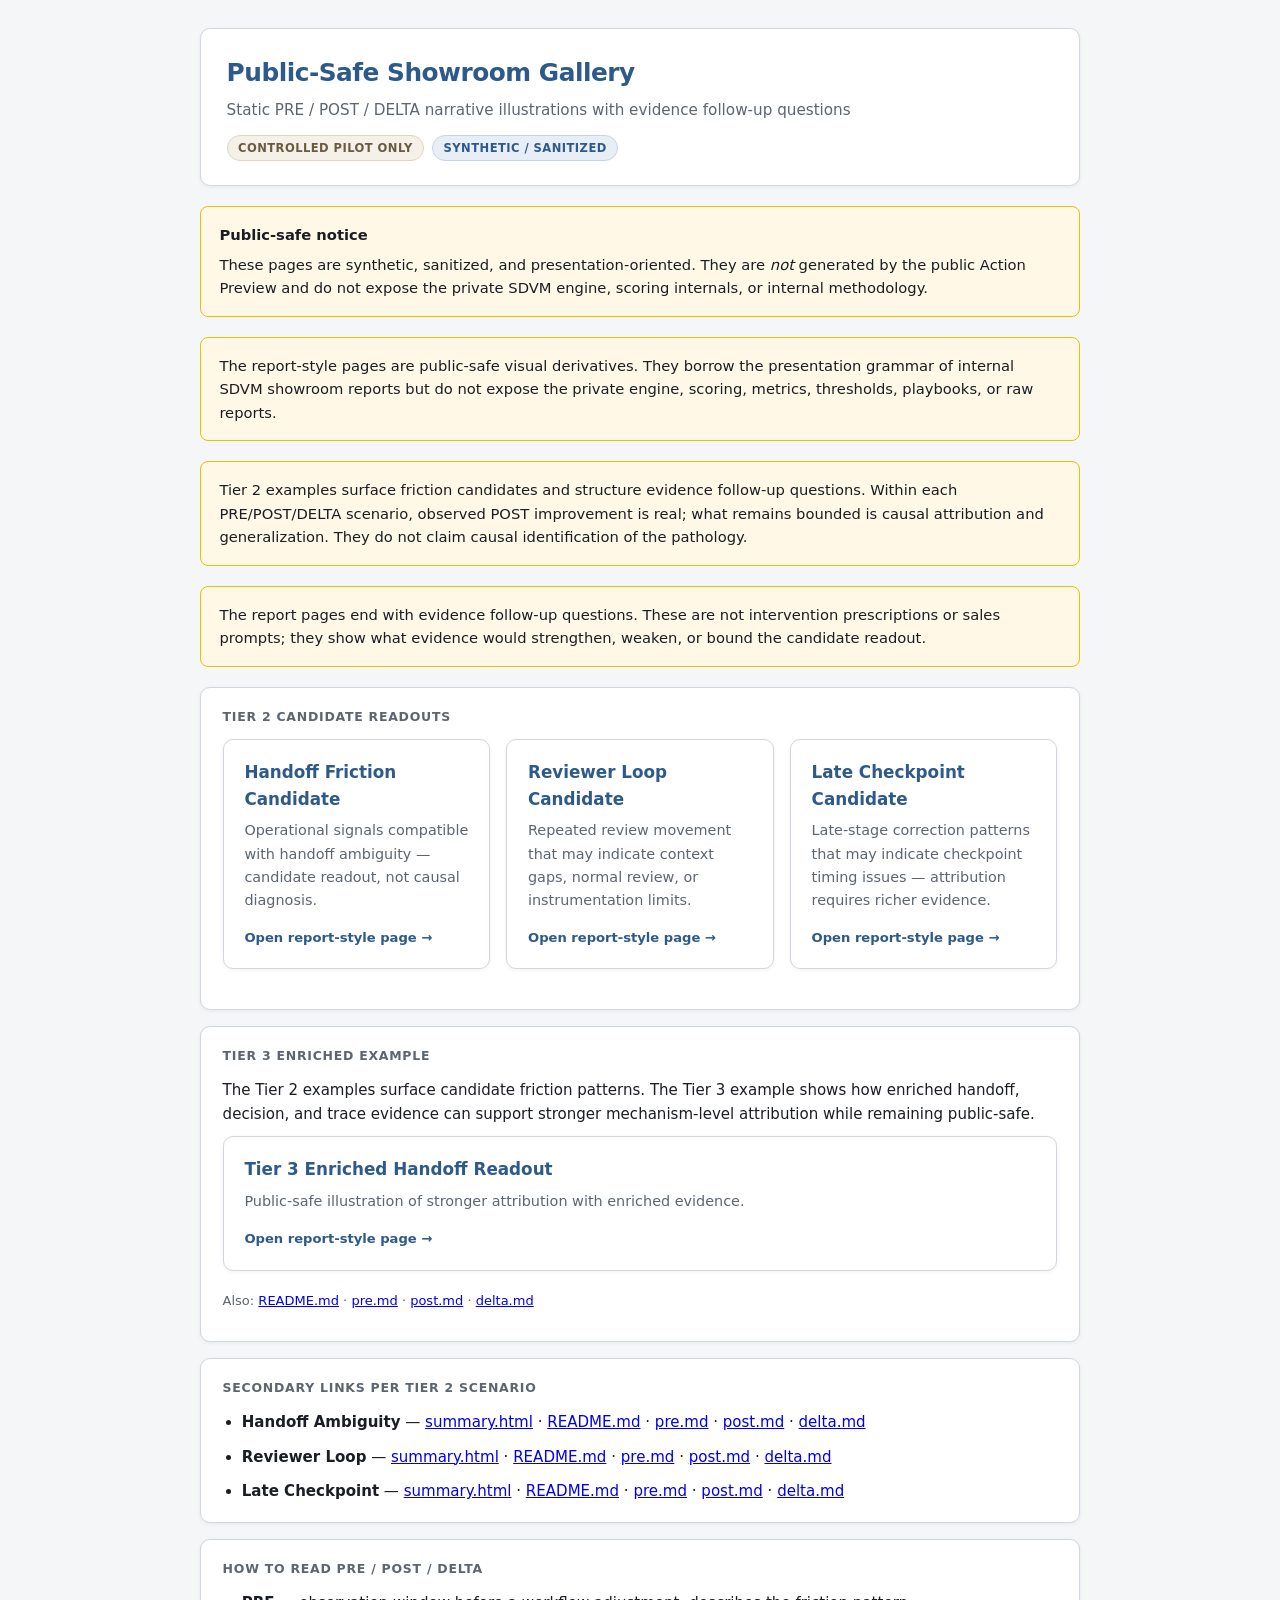
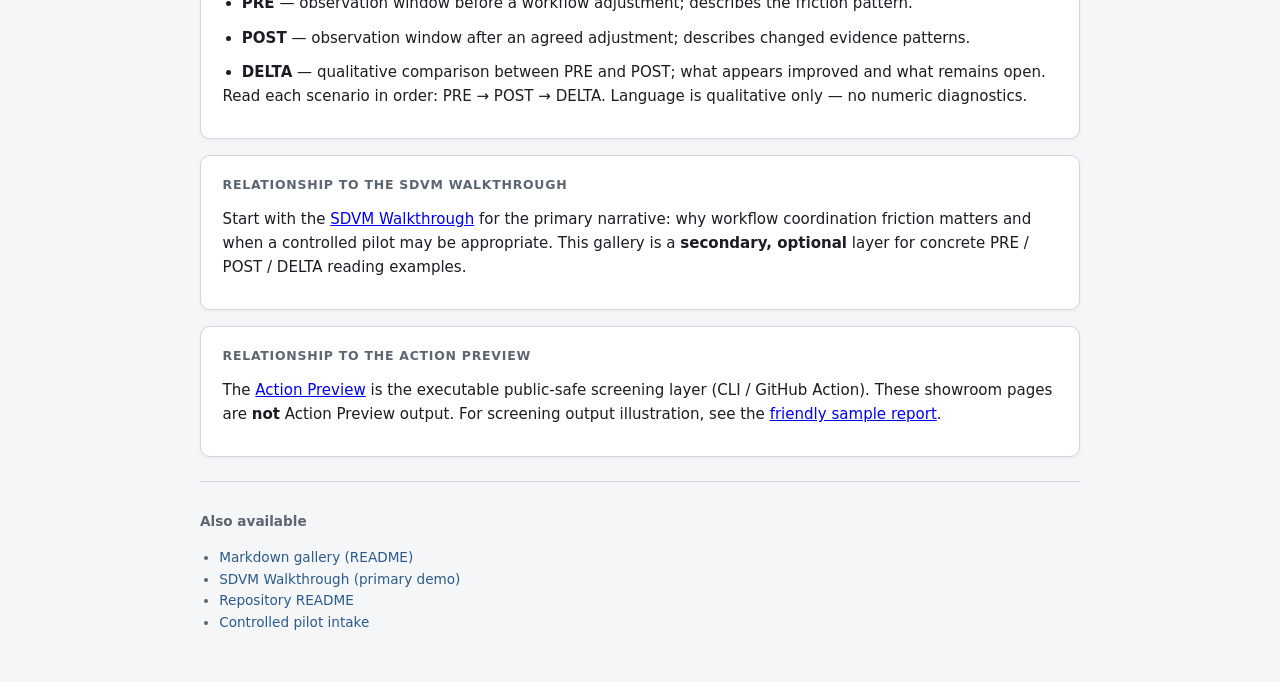
<file: docs/demo/showroom/index.html>
<!DOCTYPE html>
<html lang="en">
<head>
  <meta charset="utf-8">
  <meta name="viewport" content="width=device-width, initial-scale=1">
  <title>Public-Safe Showroom Gallery</title>
  <link rel="stylesheet" href="showroom.css">
</head>
<body>
  <div class="wrap">
    <header class="report-header">
      <h1>Public-Safe Showroom Gallery</h1>
      <p class="pathology">Static PRE / POST / DELTA narrative illustrations with evidence follow-up questions</p>
      <div class="meta">
        <span class="badge badge-pilot">Controlled pilot only</span>
        <span class="badge badge-pattern">Synthetic / sanitized</span>
      </div>
    </header>

    <div class="notice">
      <strong>Public-safe notice</strong>
      These pages are synthetic, sanitized, and presentation-oriented. They are <em>not</em> generated by the public Action Preview and do not expose the private SDVM engine, scoring internals, or internal methodology.
    </div>

    <div class="notice" style="margin-top:12px">
      The report-style pages are public-safe visual derivatives. They borrow the presentation grammar of internal SDVM showroom reports but do not expose the private engine, scoring, metrics, thresholds, playbooks, or raw reports.
    </div>

    <div class="notice" style="margin-top:12px">
      Tier 2 examples surface friction candidates and structure evidence follow-up questions. Within each PRE/POST/DELTA scenario, observed POST improvement is real; what remains bounded is causal attribution and generalization. They do not claim causal identification of the pathology.
    </div>

    <div class="notice" style="margin-top:12px">
      The report pages end with evidence follow-up questions. These are not intervention prescriptions or sales prompts; they show what evidence would strengthen, weaken, or bound the candidate readout.
    </div>

    <section class="section">
      <h2>Tier 2 candidate readouts</h2>
      <div class="scenario-grid">
        <a class="scenario-card" href="handoff_ambiguity/report.html">
          <h3>Handoff Friction Candidate</h3>
          <p>Operational signals compatible with handoff ambiguity — candidate readout, not causal diagnosis.</p>
          <span class="link-hint">Open report-style page →</span>
        </a>
        <a class="scenario-card" href="reviewer_loop/report.html">
          <h3>Reviewer Loop Candidate</h3>
          <p>Repeated review movement that may indicate context gaps, normal review, or instrumentation limits.</p>
          <span class="link-hint">Open report-style page →</span>
        </a>
        <a class="scenario-card" href="late_checkpoint/report.html">
          <h3>Late Checkpoint Candidate</h3>
          <p>Late-stage correction patterns that may indicate checkpoint timing issues — attribution requires richer evidence.</p>
          <span class="link-hint">Open report-style page →</span>
        </a>
      </div>
    </section>

    <section class="section">
      <h2>Tier 3 enriched example</h2>
      <p>The Tier 2 examples surface candidate friction patterns. The Tier 3 example shows how enriched handoff, decision, and trace evidence can support stronger mechanism-level attribution while remaining public-safe.</p>
      <div class="scenario-grid">
        <a class="scenario-card" href="tier3_enriched_handoff/report.html">
          <h3>Tier 3 Enriched Handoff Readout</h3>
          <p>Public-safe illustration of stronger attribution with enriched evidence.</p>
          <span class="link-hint">Open report-style page →</span>
        </a>
      </div>
      <p style="margin-top:12px;font-size:13px;color:var(--text-muted, #5c6370)">
        Also: <a href="tier3_enriched_handoff/README.md">README.md</a> ·
        <a href="tier3_enriched_handoff/pre.md">pre.md</a> ·
        <a href="tier3_enriched_handoff/post.md">post.md</a> ·
        <a href="tier3_enriched_handoff/delta.md">delta.md</a>
      </p>
    </section>

    <section class="section">
      <h2>Secondary links per Tier 2 scenario</h2>
      <ul>
        <li><strong>Handoff Ambiguity</strong> — <a href="handoff_ambiguity/summary.html">summary.html</a> · <a href="handoff_ambiguity/README.md">README.md</a> · <a href="handoff_ambiguity/pre.md">pre.md</a> · <a href="handoff_ambiguity/post.md">post.md</a> · <a href="handoff_ambiguity/delta.md">delta.md</a></li>
        <li><strong>Reviewer Loop</strong> — <a href="reviewer_loop/summary.html">summary.html</a> · <a href="reviewer_loop/README.md">README.md</a> · <a href="reviewer_loop/pre.md">pre.md</a> · <a href="reviewer_loop/post.md">post.md</a> · <a href="reviewer_loop/delta.md">delta.md</a></li>
        <li><strong>Late Checkpoint</strong> — <a href="late_checkpoint/summary.html">summary.html</a> · <a href="late_checkpoint/README.md">README.md</a> · <a href="late_checkpoint/pre.md">pre.md</a> · <a href="late_checkpoint/post.md">post.md</a> · <a href="late_checkpoint/delta.md">delta.md</a></li>
      </ul>
    </section>

    <section class="section">
      <h2>How to read PRE / POST / DELTA</h2>
      <ul>
        <li><strong>PRE</strong> — observation window before a workflow adjustment; describes the friction pattern.</li>
        <li><strong>POST</strong> — observation window after an agreed adjustment; describes changed evidence patterns.</li>
        <li><strong>DELTA</strong> — qualitative comparison between PRE and POST; what appears improved and what remains open.</li>
      </ul>
      <p>Read each scenario in order: PRE → POST → DELTA. Language is qualitative only — no numeric diagnostics.</p>
    </section>

    <section class="section">
      <h2>Relationship to the SDVM walkthrough</h2>
      <p>Start with the <a href="../sdvm_walkthrough_demo.html">SDVM Walkthrough</a> for the primary narrative: why workflow coordination friction matters and when a controlled pilot may be appropriate. This gallery is a <strong>secondary, optional</strong> layer for concrete PRE / POST / DELTA reading examples.</p>
    </section>

    <section class="section">
      <h2>Relationship to the Action Preview</h2>
      <p>The <a href="../../../README.md">Action Preview</a> is the executable public-safe screening layer (CLI / GitHub Action). These showroom pages are <strong>not</strong> Action Preview output. For screening output illustration, see the <a href="../friendly_sample_report.html">friendly sample report</a>.</p>
    </section>

    <footer class="footer">
      <p><strong>Also available</strong></p>
      <ul>
        <li><a href="README.md">Markdown gallery (README)</a></li>
        <li><a href="../sdvm_walkthrough_demo.html">SDVM Walkthrough (primary demo)</a></li>
        <li><a href="../../../README.md">Repository README</a></li>
        <li><a href="https://sdvm.tech/pilot/intake/">Controlled pilot intake</a></li>
      </ul>
    </footer>
  </div>
</body>
</html>
</file>
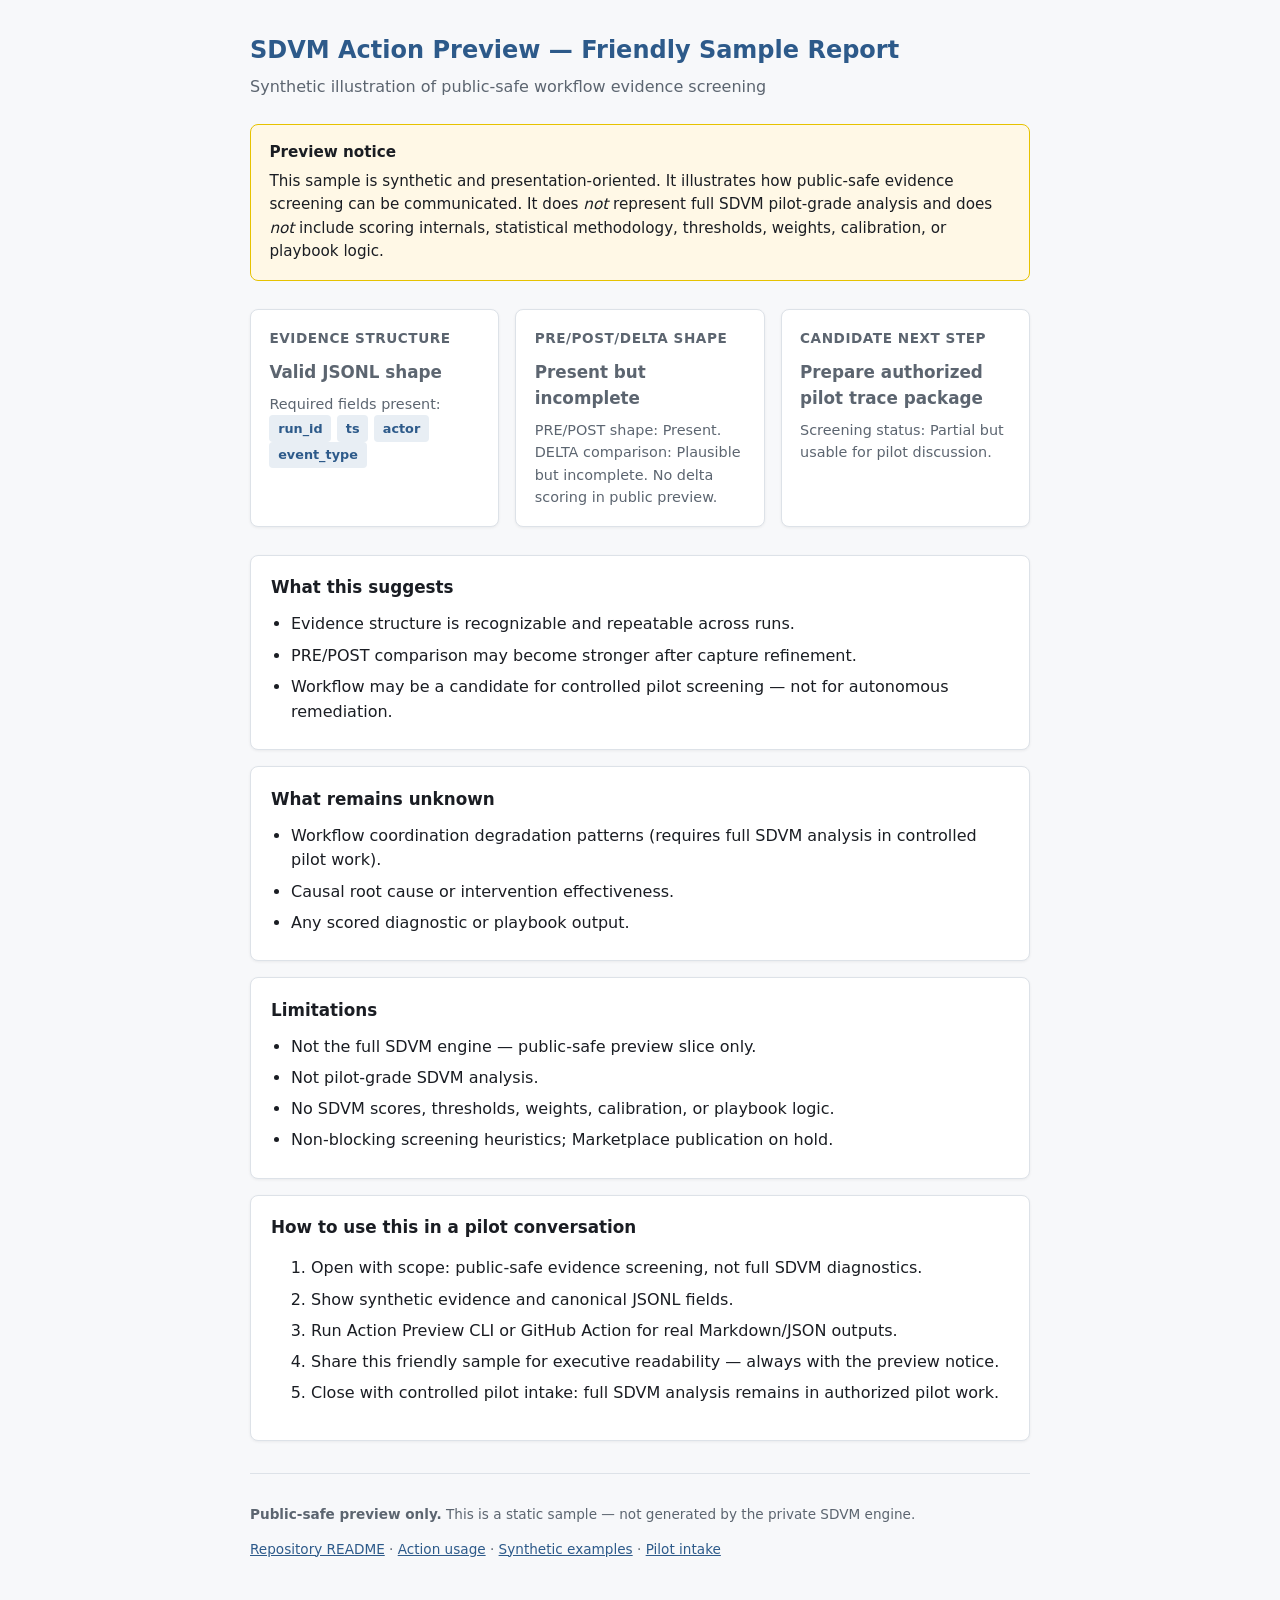
<file: docs/demo/friendly_sample_report.html>
<!DOCTYPE html>
<html lang="en">
<head>
  <meta charset="utf-8">
  <meta name="viewport" content="width=device-width, initial-scale=1">
  <title>SDVM Action Preview — Friendly Sample Report</title>
  <style>
    :root {
      --bg: #f7f8fa;
      --surface: #ffffff;
      --text: #1a1d23;
      --muted: #5c6570;
      --border: #dde2e8;
      --notice-bg: #fff8e6;
      --notice-border: #e6c200;
      --accent: #2d5a8a;
      --card-shadow: 0 1px 3px rgba(0,0,0,0.06);
    }
    * { box-sizing: border-box; }
    body {
      margin: 0;
      font-family: system-ui, -apple-system, "Segoe UI", Roboto, sans-serif;
      background: var(--bg);
      color: var(--text);
      line-height: 1.55;
      font-size: 16px;
    }
    .wrap {
      max-width: 820px;
      margin: 0 auto;
      padding: 2rem 1.25rem 3rem;
    }
    header {
      margin-bottom: 1.5rem;
    }
    h1 {
      font-size: 1.5rem;
      font-weight: 700;
      margin: 0 0 0.35rem;
      color: var(--accent);
    }
    .subtitle {
      color: var(--muted);
      font-size: 1rem;
      margin: 0;
    }
    .notice {
      background: var(--notice-bg);
      border: 1px solid var(--notice-border);
      border-radius: 8px;
      padding: 1rem 1.15rem;
      margin-bottom: 1.75rem;
      font-size: 0.95rem;
    }
    .notice strong { display: block; margin-bottom: 0.35rem; }
    .cards {
      display: grid;
      grid-template-columns: repeat(auto-fit, minmax(220px, 1fr));
      gap: 1rem;
      margin-bottom: 1.75rem;
    }
    .card {
      background: var(--surface);
      border: 1px solid var(--border);
      border-radius: 8px;
      padding: 1.1rem 1.15rem;
      box-shadow: var(--card-shadow);
    }
    .card h2 {
      font-size: 0.85rem;
      text-transform: uppercase;
      letter-spacing: 0.04em;
      color: var(--muted);
      margin: 0 0 0.65rem;
      font-weight: 600;
    }
    .card .value {
      font-size: 1.05rem;
      font-weight: 600;
      margin: 0 0 0.5rem;
    }
    .card p {
      margin: 0;
      font-size: 0.9rem;
      color: var(--muted);
    }
    section {
      background: var(--surface);
      border: 1px solid var(--border);
      border-radius: 8px;
      padding: 1.15rem 1.25rem;
      margin-bottom: 1rem;
      box-shadow: var(--card-shadow);
    }
    section h2 {
      font-size: 1.05rem;
      margin: 0 0 0.75rem;
      color: var(--text);
    }
    ul {
      margin: 0;
      padding-left: 1.25rem;
    }
    li { margin-bottom: 0.4rem; }
    .label {
      display: inline-block;
      background: #e8eef4;
      color: var(--accent);
      font-size: 0.8rem;
      font-weight: 600;
      padding: 0.2rem 0.55rem;
      border-radius: 4px;
      margin-right: 0.35rem;
    }
    footer {
      margin-top: 2rem;
      padding-top: 1rem;
      border-top: 1px solid var(--border);
      font-size: 0.85rem;
      color: var(--muted);
    }
    footer a { color: var(--accent); }
  </style>
</head>
<body>
  <div class="wrap">
    <header>
      <h1>SDVM Action Preview — Friendly Sample Report</h1>
      <p class="subtitle">Synthetic illustration of public-safe workflow evidence screening</p>
    </header>

    <div class="notice" role="note">
      <strong>Preview notice</strong>
      This sample is synthetic and presentation-oriented. It illustrates how public-safe evidence screening can be communicated.
      It does <em>not</em> represent full SDVM pilot-grade analysis and does <em>not</em> include scoring internals,
      statistical methodology, thresholds, weights, calibration, or playbook logic.
    </div>

    <div class="cards">
      <div class="card">
        <h2>Evidence structure</h2>
        <p class="value">Valid JSONL shape</p>
        <p>Required fields present: <span class="label">run_id</span><span class="label">ts</span><span class="label">actor</span><span class="label">event_type</span></p>
      </div>
      <div class="card">
        <h2>PRE/POST/DELTA shape</h2>
        <p class="value">Present but incomplete</p>
        <p>PRE/POST shape: Present. DELTA comparison: Plausible but incomplete. No delta scoring in public preview.</p>
      </div>
      <div class="card">
        <h2>Candidate next step</h2>
        <p class="value">Prepare authorized pilot trace package</p>
        <p>Screening status: Partial but usable for pilot discussion.</p>
      </div>
    </div>

    <section>
      <h2>What this suggests</h2>
      <ul>
        <li>Evidence structure is recognizable and repeatable across runs.</li>
        <li>PRE/POST comparison may become stronger after capture refinement.</li>
        <li>Workflow may be a candidate for controlled pilot screening — not for autonomous remediation.</li>
      </ul>
    </section>

    <section>
      <h2>What remains unknown</h2>
      <ul>
        <li>Workflow coordination degradation patterns (requires full SDVM analysis in controlled pilot work).</li>
        <li>Causal root cause or intervention effectiveness.</li>
        <li>Any scored diagnostic or playbook output.</li>
      </ul>
    </section>

    <section>
      <h2>Limitations</h2>
      <ul>
        <li>Not the full SDVM engine — public-safe preview slice only.</li>
        <li>Not pilot-grade SDVM analysis.</li>
        <li>No SDVM scores, thresholds, weights, calibration, or playbook logic.</li>
        <li>Non-blocking screening heuristics; Marketplace publication on hold.</li>
      </ul>
    </section>

    <section>
      <h2>How to use this in a pilot conversation</h2>
      <ol>
        <li>Open with scope: public-safe evidence screening, not full SDVM diagnostics.</li>
        <li>Show synthetic evidence and canonical JSONL fields.</li>
        <li>Run Action Preview CLI or GitHub Action for real Markdown/JSON outputs.</li>
        <li>Share this friendly sample for executive readability — always with the preview notice.</li>
        <li>Close with controlled pilot intake: full SDVM analysis remains in authorized pilot work.</li>
      </ol>
    </section>

    <footer>
      <p><strong>Public-safe preview only.</strong> This is a static sample — not generated by the private SDVM engine.</p>
      <p>
        <a href="../../README.md">Repository README</a> ·
        <a href="../ACTION_USAGE.md">Action usage</a> ·
        <a href="../../examples/synthetic/">Synthetic examples</a> ·
        <a href="https://sdvm.tech/pilot/intake/">Pilot intake</a>
      </p>
    </footer>
  </div>
</body>
</html>
</file>
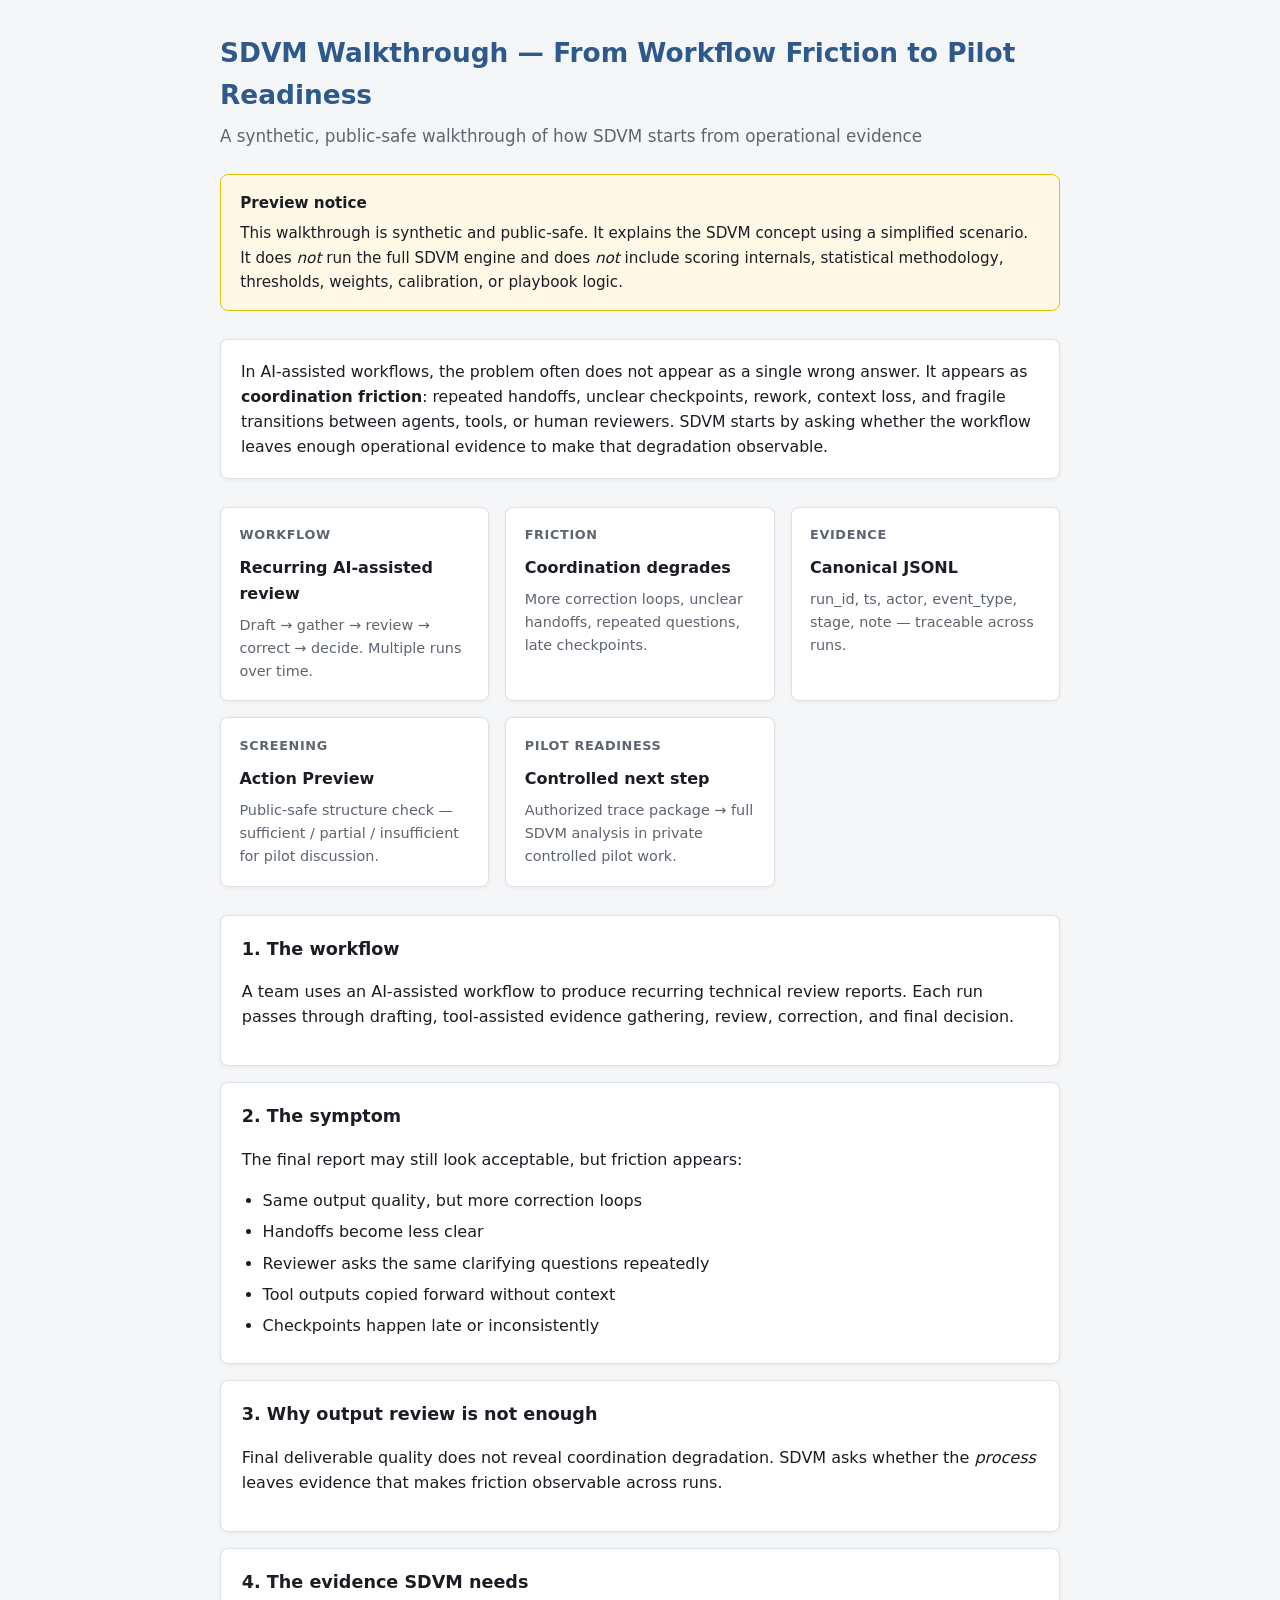
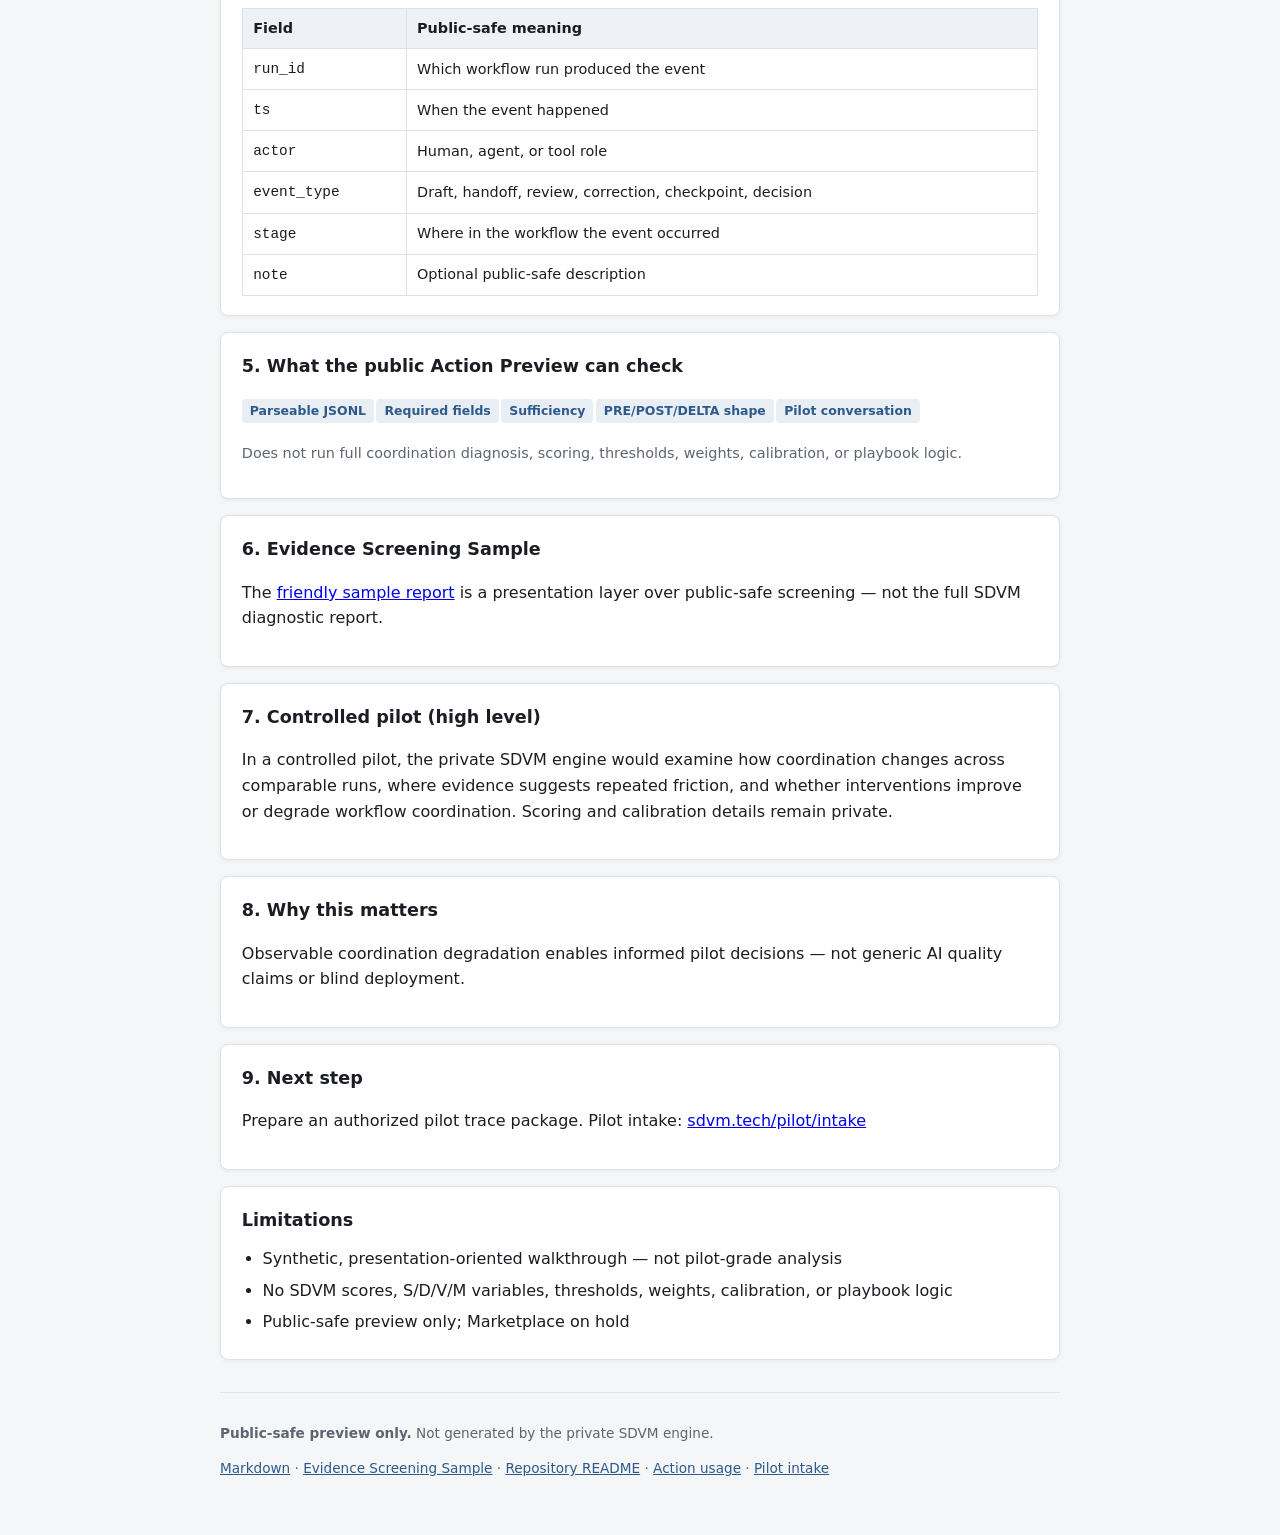
<file: docs/demo/sdvm_walkthrough_demo.html>
<!DOCTYPE html>
<html lang="en">
<head>
  <meta charset="utf-8">
  <meta name="viewport" content="width=device-width, initial-scale=1">
  <title>SDVM Walkthrough — From Workflow Friction to Pilot Readiness</title>
  <style>
    :root {
      --bg: #f4f6f8;
      --surface: #ffffff;
      --text: #1a1d23;
      --muted: #5c6570;
      --border: #dde2e8;
      --notice-bg: #fff8e6;
      --notice-border: #e6c200;
      --accent: #2d5a8a;
      --card-shadow: 0 1px 4px rgba(0,0,0,0.06);
    }
    * { box-sizing: border-box; }
    body {
      margin: 0;
      font-family: system-ui, -apple-system, "Segoe UI", Roboto, sans-serif;
      background: var(--bg);
      color: var(--text);
      line-height: 1.6;
      font-size: 16px;
    }
    .wrap { max-width: 880px; margin: 0 auto; padding: 2rem 1.25rem 3rem; }
    .hero { margin-bottom: 1.5rem; }
    .hero h1 { font-size: 1.65rem; font-weight: 700; margin: 0 0 0.4rem; color: var(--accent); }
    .hero .subtitle { color: var(--muted); margin: 0; font-size: 1.05rem; }
    .notice {
      background: var(--notice-bg);
      border: 1px solid var(--notice-border);
      border-radius: 8px;
      padding: 1rem 1.2rem;
      margin-bottom: 1.75rem;
      font-size: 0.95rem;
    }
    .notice strong { display: block; margin-bottom: 0.4rem; }
    .narrative {
      background: var(--surface);
      border: 1px solid var(--border);
      border-radius: 8px;
      padding: 1.15rem 1.25rem;
      margin-bottom: 1.75rem;
      font-size: 0.98rem;
      box-shadow: var(--card-shadow);
    }
    .cards {
      display: grid;
      grid-template-columns: repeat(auto-fit, minmax(200px, 1fr));
      gap: 1rem;
      margin-bottom: 1.75rem;
    }
    .card {
      background: var(--surface);
      border: 1px solid var(--border);
      border-radius: 8px;
      padding: 1.1rem 1.15rem;
      box-shadow: var(--card-shadow);
    }
    .card h2 {
      font-size: 0.8rem;
      text-transform: uppercase;
      letter-spacing: 0.05em;
      color: var(--muted);
      margin: 0 0 0.6rem;
      font-weight: 600;
    }
    .card .label {
      font-size: 1rem;
      font-weight: 600;
      margin: 0 0 0.45rem;
      color: var(--text);
    }
    .card p { margin: 0; font-size: 0.9rem; color: var(--muted); }
    section {
      background: var(--surface);
      border: 1px solid var(--border);
      border-radius: 8px;
      padding: 1.2rem 1.3rem;
      margin-bottom: 1rem;
      box-shadow: var(--card-shadow);
    }
    section h2 { font-size: 1.1rem; margin: 0 0 0.75rem; }
    section h3 { font-size: 0.95rem; margin: 1rem 0 0.5rem; color: var(--muted); }
    ul, ol { margin: 0.5rem 0 0; padding-left: 1.3rem; }
    li { margin-bottom: 0.35rem; }
    table { width: 100%; border-collapse: collapse; font-size: 0.9rem; margin-top: 0.5rem; }
    th, td { border: 1px solid var(--border); padding: 0.5rem 0.65rem; text-align: left; }
    th { background: #eef2f6; font-weight: 600; }
    .tag {
      display: inline-block;
      background: #e8eef4;
      color: var(--accent);
      font-size: 0.78rem;
      font-weight: 600;
      padding: 0.15rem 0.5rem;
      border-radius: 4px;
      margin: 0.15rem 0.15rem 0.15rem 0;
    }
    footer {
      margin-top: 2rem;
      padding-top: 1rem;
      border-top: 1px solid var(--border);
      font-size: 0.85rem;
      color: var(--muted);
    }
    footer a { color: var(--accent); }
  </style>
</head>
<body>
  <div class="wrap">
    <header class="hero">
      <h1>SDVM Walkthrough — From Workflow Friction to Pilot Readiness</h1>
      <p class="subtitle">A synthetic, public-safe walkthrough of how SDVM starts from operational evidence</p>
    </header>

    <div class="notice" role="note">
      <strong>Preview notice</strong>
      This walkthrough is synthetic and public-safe. It explains the SDVM concept using a simplified scenario.
      It does <em>not</em> run the full SDVM engine and does <em>not</em> include scoring internals,
      statistical methodology, thresholds, weights, calibration, or playbook logic.
    </div>

    <div class="narrative">
      In AI-assisted workflows, the problem often does not appear as a single wrong answer. It appears as
      <strong>coordination friction</strong>: repeated handoffs, unclear checkpoints, rework, context loss,
      and fragile transitions between agents, tools, or human reviewers. SDVM starts by asking whether the
      workflow leaves enough operational evidence to make that degradation observable.
    </div>

    <div class="cards">
      <div class="card">
        <h2>Workflow</h2>
        <p class="label">Recurring AI-assisted review</p>
        <p>Draft → gather → review → correct → decide. Multiple runs over time.</p>
      </div>
      <div class="card">
        <h2>Friction</h2>
        <p class="label">Coordination degrades</p>
        <p>More correction loops, unclear handoffs, repeated questions, late checkpoints.</p>
      </div>
      <div class="card">
        <h2>Evidence</h2>
        <p class="label">Canonical JSONL</p>
        <p>run_id, ts, actor, event_type, stage, note — traceable across runs.</p>
      </div>
      <div class="card">
        <h2>Screening</h2>
        <p class="label">Action Preview</p>
        <p>Public-safe structure check — sufficient / partial / insufficient for pilot discussion.</p>
      </div>
      <div class="card">
        <h2>Pilot readiness</h2>
        <p class="label">Controlled next step</p>
        <p>Authorized trace package → full SDVM analysis in private controlled pilot work.</p>
      </div>
    </div>

    <section>
      <h2>1. The workflow</h2>
      <p>A team uses an AI-assisted workflow to produce recurring technical review reports. Each run passes through drafting, tool-assisted evidence gathering, review, correction, and final decision.</p>
    </section>

    <section>
      <h2>2. The symptom</h2>
      <p>The final report may still look acceptable, but friction appears:</p>
      <ul>
        <li>Same output quality, but more correction loops</li>
        <li>Handoffs become less clear</li>
        <li>Reviewer asks the same clarifying questions repeatedly</li>
        <li>Tool outputs copied forward without context</li>
        <li>Checkpoints happen late or inconsistently</li>
      </ul>
    </section>

    <section>
      <h2>3. Why output review is not enough</h2>
      <p>Final deliverable quality does not reveal coordination degradation. SDVM asks whether the <em>process</em> leaves evidence that makes friction observable across runs.</p>
    </section>

    <section>
      <h2>4. The evidence SDVM needs</h2>
      <table>
        <thead>
          <tr><th>Field</th><th>Public-safe meaning</th></tr>
        </thead>
        <tbody>
          <tr><td><code>run_id</code></td><td>Which workflow run produced the event</td></tr>
          <tr><td><code>ts</code></td><td>When the event happened</td></tr>
          <tr><td><code>actor</code></td><td>Human, agent, or tool role</td></tr>
          <tr><td><code>event_type</code></td><td>Draft, handoff, review, correction, checkpoint, decision</td></tr>
          <tr><td><code>stage</code></td><td>Where in the workflow the event occurred</td></tr>
          <tr><td><code>note</code></td><td>Optional public-safe description</td></tr>
        </tbody>
      </table>
    </section>

    <section>
      <h2>5. What the public Action Preview can check</h2>
      <p><span class="tag">Parseable JSONL</span><span class="tag">Required fields</span><span class="tag">Sufficiency</span><span class="tag">PRE/POST/DELTA shape</span><span class="tag">Pilot conversation</span></p>
      <p style="margin-top:0.75rem;color:var(--muted);font-size:0.9rem;">Does not run full coordination diagnosis, scoring, thresholds, weights, calibration, or playbook logic.</p>
    </section>

    <section>
      <h2>6. Evidence Screening Sample</h2>
      <p>The <a href="friendly_sample_report.html">friendly sample report</a> is a presentation layer over public-safe screening — not the full SDVM diagnostic report.</p>
    </section>

    <section>
      <h2>7. Controlled pilot (high level)</h2>
      <p>In a controlled pilot, the private SDVM engine would examine how coordination changes across comparable runs, where evidence suggests repeated friction, and whether interventions improve or degrade workflow coordination. Scoring and calibration details remain private.</p>
    </section>

    <section>
      <h2>8. Why this matters</h2>
      <p>Observable coordination degradation enables informed pilot decisions — not generic AI quality claims or blind deployment.</p>
    </section>

    <section>
      <h2>9. Next step</h2>
      <p>Prepare an authorized pilot trace package. Pilot intake: <a href="https://sdvm.tech/pilot/intake/">sdvm.tech/pilot/intake</a></p>
    </section>

    <section>
      <h2>Limitations</h2>
      <ul>
        <li>Synthetic, presentation-oriented walkthrough — not pilot-grade analysis</li>
        <li>No SDVM scores, S/D/V/M variables, thresholds, weights, calibration, or playbook logic</li>
        <li>Public-safe preview only; Marketplace on hold</li>
      </ul>
    </section>

    <footer>
      <p><strong>Public-safe preview only.</strong> Not generated by the private SDVM engine.</p>
      <p>
        <a href="sdvm_walkthrough_demo.md">Markdown</a> ·
        <a href="friendly_sample_report.html">Evidence Screening Sample</a> ·
        <a href="../../README.md">Repository README</a> ·
        <a href="../ACTION_USAGE.md">Action usage</a> ·
        <a href="https://sdvm.tech/pilot/intake/">Pilot intake</a>
      </p>
    </footer>
  </div>
</body>
</html>
</file>
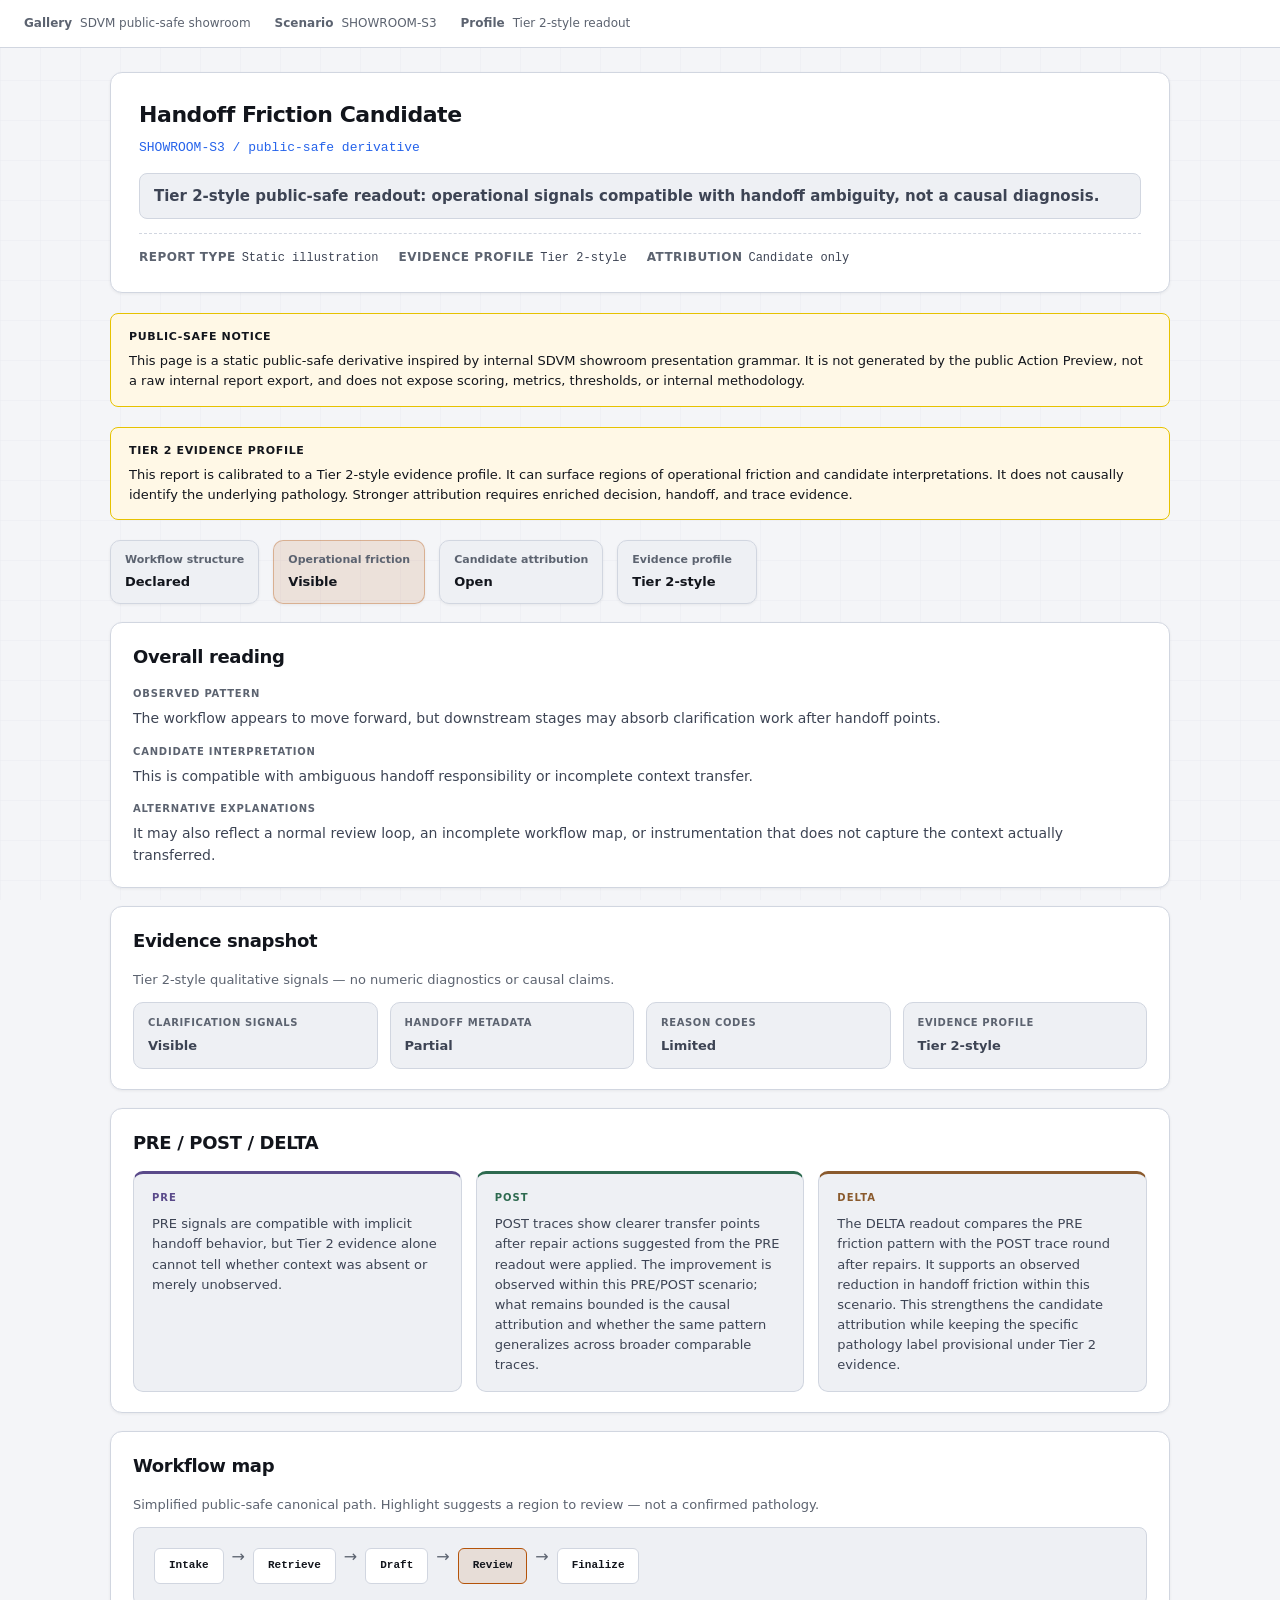
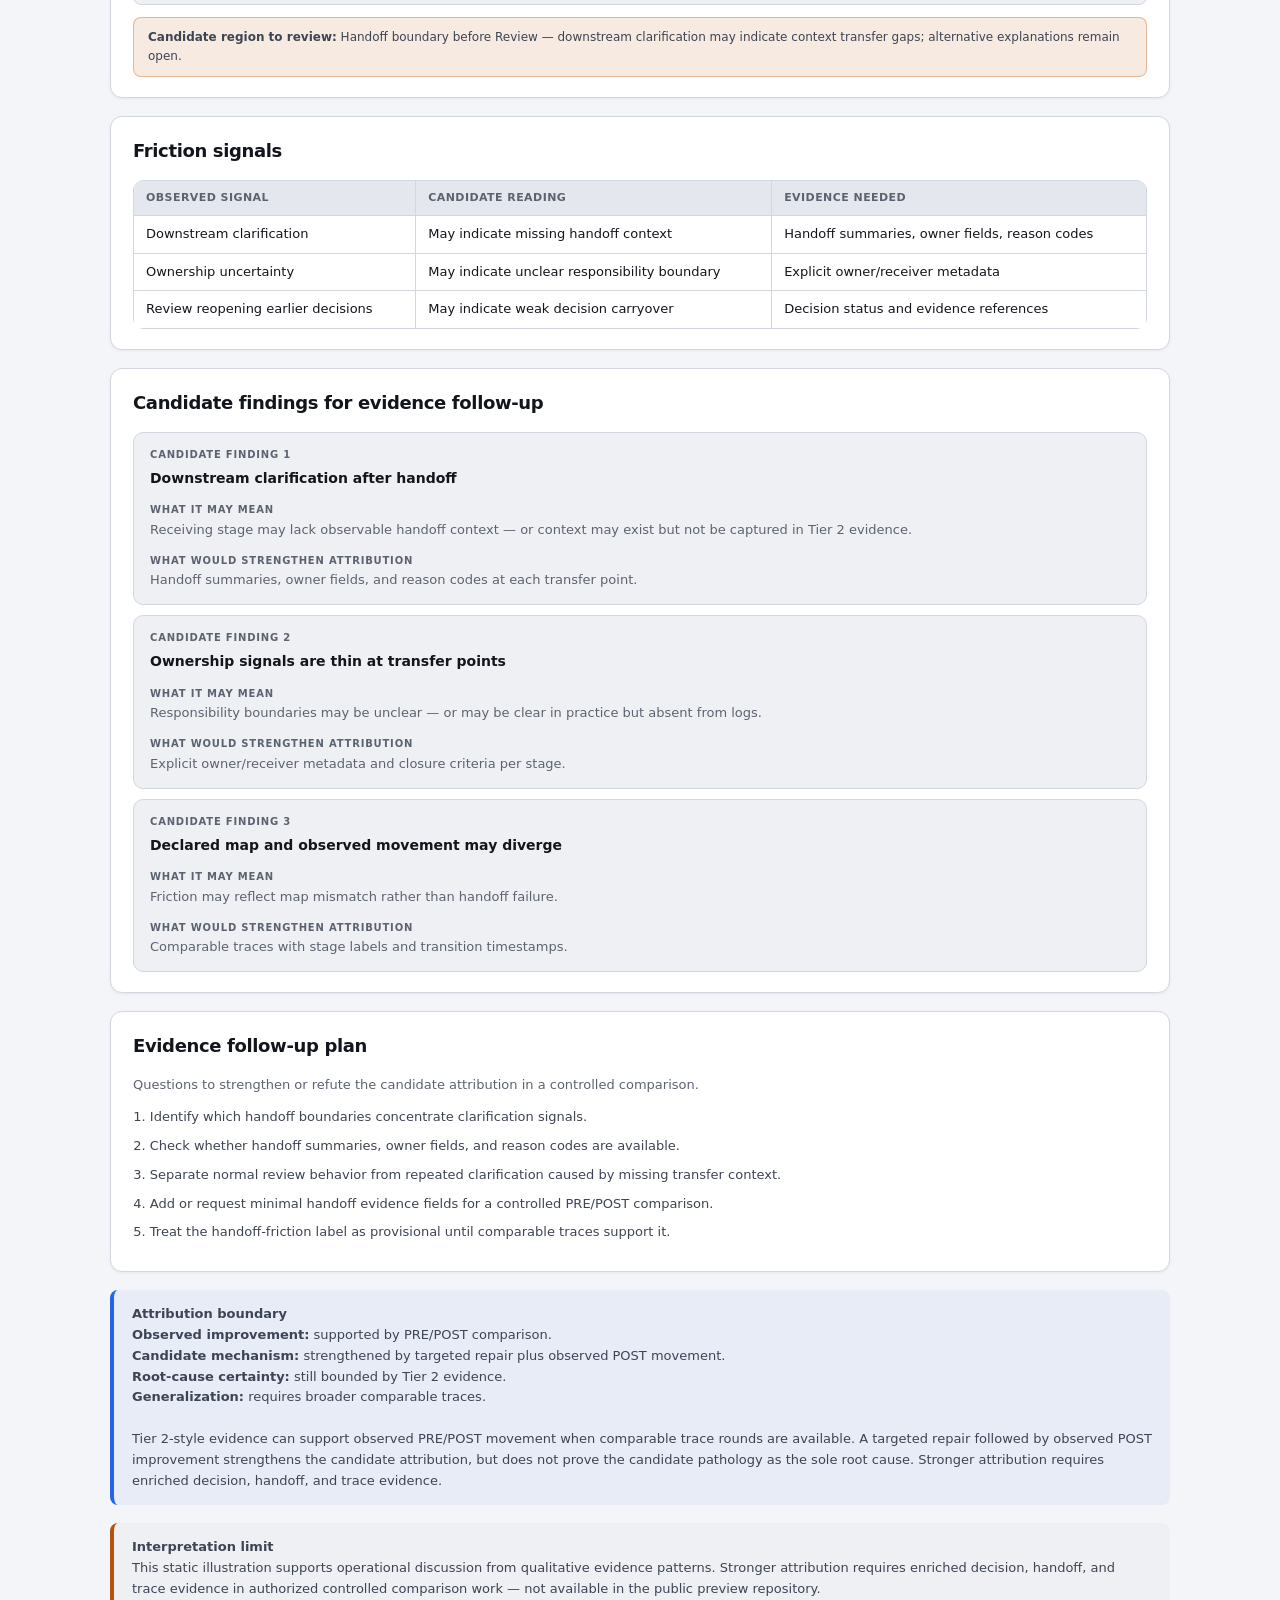
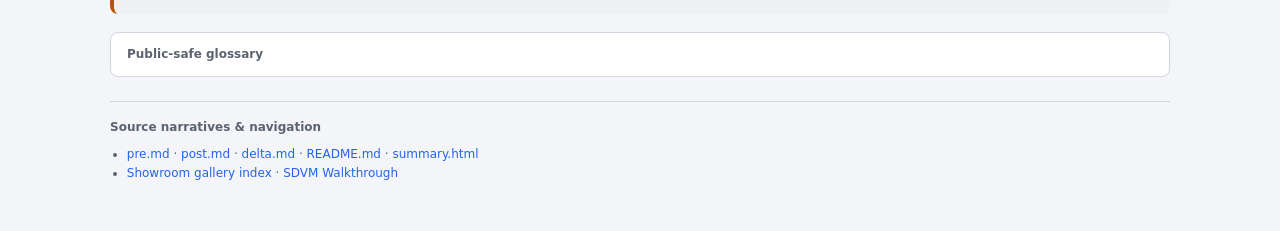
<file: docs/demo/showroom/handoff_ambiguity/report.html>
<!DOCTYPE html>
<html lang="en">
<head>
  <meta charset="utf-8">
  <meta name="viewport" content="width=device-width, initial-scale=1">
  <title>SDVM Showroom Report — Handoff Friction Candidate</title>
  <link rel="stylesheet" href="../showroom_report.css">
</head>
<body>
  <div class="topbar">
    <span class="topbar-item"><span class="topbar-label">Gallery</span>SDVM public-safe showroom</span>
    <span class="topbar-item"><span class="topbar-label">Scenario</span>SHOWROOM-S3</span>
    <span class="topbar-item"><span class="topbar-label">Profile</span>Tier 2-style readout</span>
  </div>

  <main class="wrap">
    <header class="report-header">
      <h1 class="report-title">Handoff Friction Candidate</h1>
      <div class="report-run-id">SHOWROOM-S3 / public-safe derivative</div>
      <div class="readout-line">Tier 2-style public-safe readout: operational signals compatible with handoff ambiguity, not a causal diagnosis.</div>
      <div class="report-meta-grid">
        <div class="report-meta-item"><span class="report-meta-label">Report type</span><span class="report-meta-value">Static illustration</span></div>
        <div class="report-meta-item"><span class="report-meta-label">Evidence profile</span><span class="report-meta-value">Tier 2-style</span></div>
        <div class="report-meta-item"><span class="report-meta-label">Attribution</span><span class="report-meta-value">Candidate only</span></div>
      </div>
    </header>

    <section class="notice">
      <strong>Public-safe notice</strong>
      This page is a static public-safe derivative inspired by internal SDVM showroom presentation grammar. It is not generated by the public Action Preview, not a raw internal report export, and does not expose scoring, metrics, thresholds, or internal methodology.
    </section>

    <section class="notice">
      <strong>Tier 2 evidence profile</strong>
      This report is calibrated to a Tier 2-style evidence profile. It can surface regions of operational friction and candidate interpretations. It does not causally identify the underlying pathology. Stronger attribution requires enriched decision, handoff, and trace evidence.
    </section>

    <div class="dimension-grid">
      <div class="dim-card dim-neutral"><span class="dim-label">Workflow structure</span><span class="dim-value">Declared</span></div>
      <div class="dim-card dim-amber"><span class="dim-label">Operational friction</span><span class="dim-value">Visible</span></div>
      <div class="dim-card dim-neutral"><span class="dim-label">Candidate attribution</span><span class="dim-value">Open</span></div>
      <div class="dim-card dim-neutral"><span class="dim-label">Evidence profile</span><span class="dim-value">Tier 2-style</span></div>
    </div>

    <section class="section overall-verdict">
      <h2 class="section-hd">Overall reading</h2>
      <div class="verdict-block">
        <h3 class="verdict-subhd">Observed pattern</h3>
        <p class="verdict-prose">The workflow appears to move forward, but downstream stages may absorb clarification work after handoff points.</p>
      </div>
      <div class="verdict-block">
        <h3 class="verdict-subhd">Candidate interpretation</h3>
        <p class="verdict-prose">This is compatible with ambiguous handoff responsibility or incomplete context transfer.</p>
      </div>
      <div class="verdict-block">
        <h3 class="verdict-subhd">Alternative explanations</h3>
        <p class="verdict-prose">It may also reflect a normal review loop, an incomplete workflow map, or instrumentation that does not capture the context actually transferred.</p>
      </div>
    </section>

    <section class="section evidence-snapshot">
      <h2 class="section-hd">Evidence snapshot</h2>
      <p class="sub" style="margin-bottom:12px">Tier 2-style qualitative signals — no numeric diagnostics or causal claims.</p>
      <div class="kpi-strip">
        <div class="kpi-card"><div class="kpi-card-label">Clarification signals</div><div class="kpi-card-value">Visible</div></div>
        <div class="kpi-card"><div class="kpi-card-label">Handoff metadata</div><div class="kpi-card-value">Partial</div></div>
        <div class="kpi-card"><div class="kpi-card-label">Reason codes</div><div class="kpi-card-value">Limited</div></div>
        <div class="kpi-card"><div class="kpi-card-label">Evidence profile</div><div class="kpi-card-value">Tier 2-style</div></div>
      </div>
    </section>

    <section class="section">
      <h2 class="section-hd">PRE / POST / DELTA</h2>
      <div class="phase-grid">
        <article class="phase-card pre">
          <div class="phase-label">PRE</div>
          <p>PRE signals are compatible with implicit handoff behavior, but Tier 2 evidence alone cannot tell whether context was absent or merely unobserved.</p>
        </article>
        <article class="phase-card post">
          <div class="phase-label">POST</div>
          <p>POST traces show clearer transfer points after repair actions suggested from the PRE readout were applied. The improvement is observed within this PRE/POST scenario; what remains bounded is the causal attribution and whether the same pattern generalizes across broader comparable traces.</p>
        </article>
        <article class="phase-card delta">
          <div class="phase-label">DELTA</div>
          <p>The DELTA readout compares the PRE friction pattern with the POST trace round after repairs. It supports an observed reduction in handoff friction within this scenario. This strengthens the candidate attribution while keeping the specific pathology label provisional under Tier 2 evidence.</p>
        </article>
      </div>
    </section>

    <section class="section workflow-map">
      <h2 class="section-hd">Workflow map</h2>
      <p class="sub" style="margin-bottom:12px">Simplified public-safe canonical path. Highlight suggests a region to review — not a confirmed pathology.</p>
      <div class="canonical-flow">
        <div class="flow-node"><div class="flow-node-name">Intake</div></div>
        <div class="flow-arrow">→</div>
        <div class="flow-node"><div class="flow-node-name">Retrieve</div></div>
        <div class="flow-arrow">→</div>
        <div class="flow-node"><div class="flow-node-name">Draft</div></div>
        <div class="flow-arrow">→</div>
        <div class="flow-node"><div class="flow-node-name highlight">Review</div></div>
        <div class="flow-arrow">→</div>
        <div class="flow-node"><div class="flow-node-name">Finalize</div></div>
      </div>
      <div class="friction-callout"><strong>Candidate region to review:</strong> Handoff boundary before Review — downstream clarification may indicate context transfer gaps; alternative explanations remain open.</div>
    </section>

    <section class="section friction-table">
      <h2 class="section-hd">Friction signals</h2>
      <div class="table-wrap">
        <table>
          <thead>
            <tr><th>Observed signal</th><th>Candidate reading</th><th>Evidence needed</th></tr>
          </thead>
          <tbody>
            <tr><td>Downstream clarification</td><td>May indicate missing handoff context</td><td>Handoff summaries, owner fields, reason codes</td></tr>
            <tr><td>Ownership uncertainty</td><td>May indicate unclear responsibility boundary</td><td>Explicit owner/receiver metadata</td></tr>
            <tr><td>Review reopening earlier decisions</td><td>May indicate weak decision carryover</td><td>Decision status and evidence references</td></tr>
          </tbody>
        </table>
      </div>
    </section>

    <section class="section priority-findings">
      <h2 class="section-hd">Candidate findings for evidence follow-up</h2>
      <div class="finding-card">
        <div class="finding-tag">Candidate finding 1</div>
        <div class="finding-title">Downstream clarification after handoff</div>
        <div class="finding-block"><span class="finding-tag">What it may mean</span><p class="sub">Receiving stage may lack observable handoff context — or context may exist but not be captured in Tier 2 evidence.</p></div>
        <div class="finding-block"><span class="finding-tag">What would strengthen attribution</span><p class="sub">Handoff summaries, owner fields, and reason codes at each transfer point.</p></div>
      </div>
      <div class="finding-card">
        <div class="finding-tag">Candidate finding 2</div>
        <div class="finding-title">Ownership signals are thin at transfer points</div>
        <div class="finding-block"><span class="finding-tag">What it may mean</span><p class="sub">Responsibility boundaries may be unclear — or may be clear in practice but absent from logs.</p></div>
        <div class="finding-block"><span class="finding-tag">What would strengthen attribution</span><p class="sub">Explicit owner/receiver metadata and closure criteria per stage.</p></div>
      </div>
      <div class="finding-card">
        <div class="finding-tag">Candidate finding 3</div>
        <div class="finding-title">Declared map and observed movement may diverge</div>
        <div class="finding-block"><span class="finding-tag">What it may mean</span><p class="sub">Friction may reflect map mismatch rather than handoff failure.</p></div>
        <div class="finding-block"><span class="finding-tag">What would strengthen attribution</span><p class="sub">Comparable traces with stage labels and transition timestamps.</p></div>
      </div>
    </section>

    <section class="section evidence-followup-plan">
      <h2 class="section-hd">Evidence follow-up plan</h2>
      <p class="sub" style="margin-bottom:12px">Questions to strengthen or refute the candidate attribution in a controlled comparison.</p>
      <ol>
        <li>Identify which handoff boundaries concentrate clarification signals.</li>
        <li>Check whether handoff summaries, owner fields, and reason codes are available.</li>
        <li>Separate normal review behavior from repeated clarification caused by missing transfer context.</li>
        <li>Add or request minimal handoff evidence fields for a controlled PRE/POST comparison.</li>
        <li>Treat the handoff-friction label as provisional until comparable traces support it.</li>
      </ol>
    </section>

    <aside class="attribution-boundary">
      <strong>Attribution boundary</strong><br>
      <strong>Observed improvement:</strong> supported by PRE/POST comparison.<br>
      <strong>Candidate mechanism:</strong> strengthened by targeted repair plus observed POST movement.<br>
      <strong>Root-cause certainty:</strong> still bounded by Tier 2 evidence.<br>
      <strong>Generalization:</strong> requires broader comparable traces.<br><br>
      Tier 2-style evidence can support observed PRE/POST movement when comparable trace rounds are available. A targeted repair followed by observed POST improvement strengthens the candidate attribution, but does not prove the candidate pathology as the sole root cause. Stronger attribution requires enriched decision, handoff, and trace evidence.
    </aside>

    <aside class="interpretation-limit">
      <strong>Interpretation limit</strong><br>
      This static illustration supports operational discussion from qualitative evidence patterns. Stronger attribution requires enriched decision, handoff, and trace evidence in authorized controlled comparison work — not available in the public preview repository.
    </aside>

    <details class="glossary">
      <summary>Public-safe glossary</summary>
      <ul>
        <li><b>PRE</b> — Observation window before a workflow adjustment.</li>
        <li><b>POST</b> — Observation window after an agreed adjustment.</li>
        <li><b>DELTA</b> — Qualitative comparison between PRE and POST.</li>
        <li><b>Handoff</b> — Transfer of work and context between stages or roles.</li>
        <li><b>Checkpoint</b> — Agreed validation point before continuing workflow.</li>
        <li><b>Tier 2-style readout</b> — Qualitative friction signals without causal attribution.</li>
        <li><b>Public-safe readout</b> — Qualitative narrative without scoring or metrics.</li>
        <li><b>Controlled pilot</b> — Authorized SDVM analysis outside this public repository.</li>
      </ul>
    </details>

    <footer class="footer">
      <p><strong>Source narratives &amp; navigation</strong></p>
      <ul>
        <li><a href="pre.md">pre.md</a> · <a href="post.md">post.md</a> · <a href="delta.md">delta.md</a> · <a href="README.md">README.md</a> · <a href="summary.html">summary.html</a></li>
        <li><a href="../index.html">Showroom gallery index</a> · <a href="../../sdvm_walkthrough_demo.html">SDVM Walkthrough</a></li>
      </ul>
    </footer>
  </main>
</body>
</html>
</file>
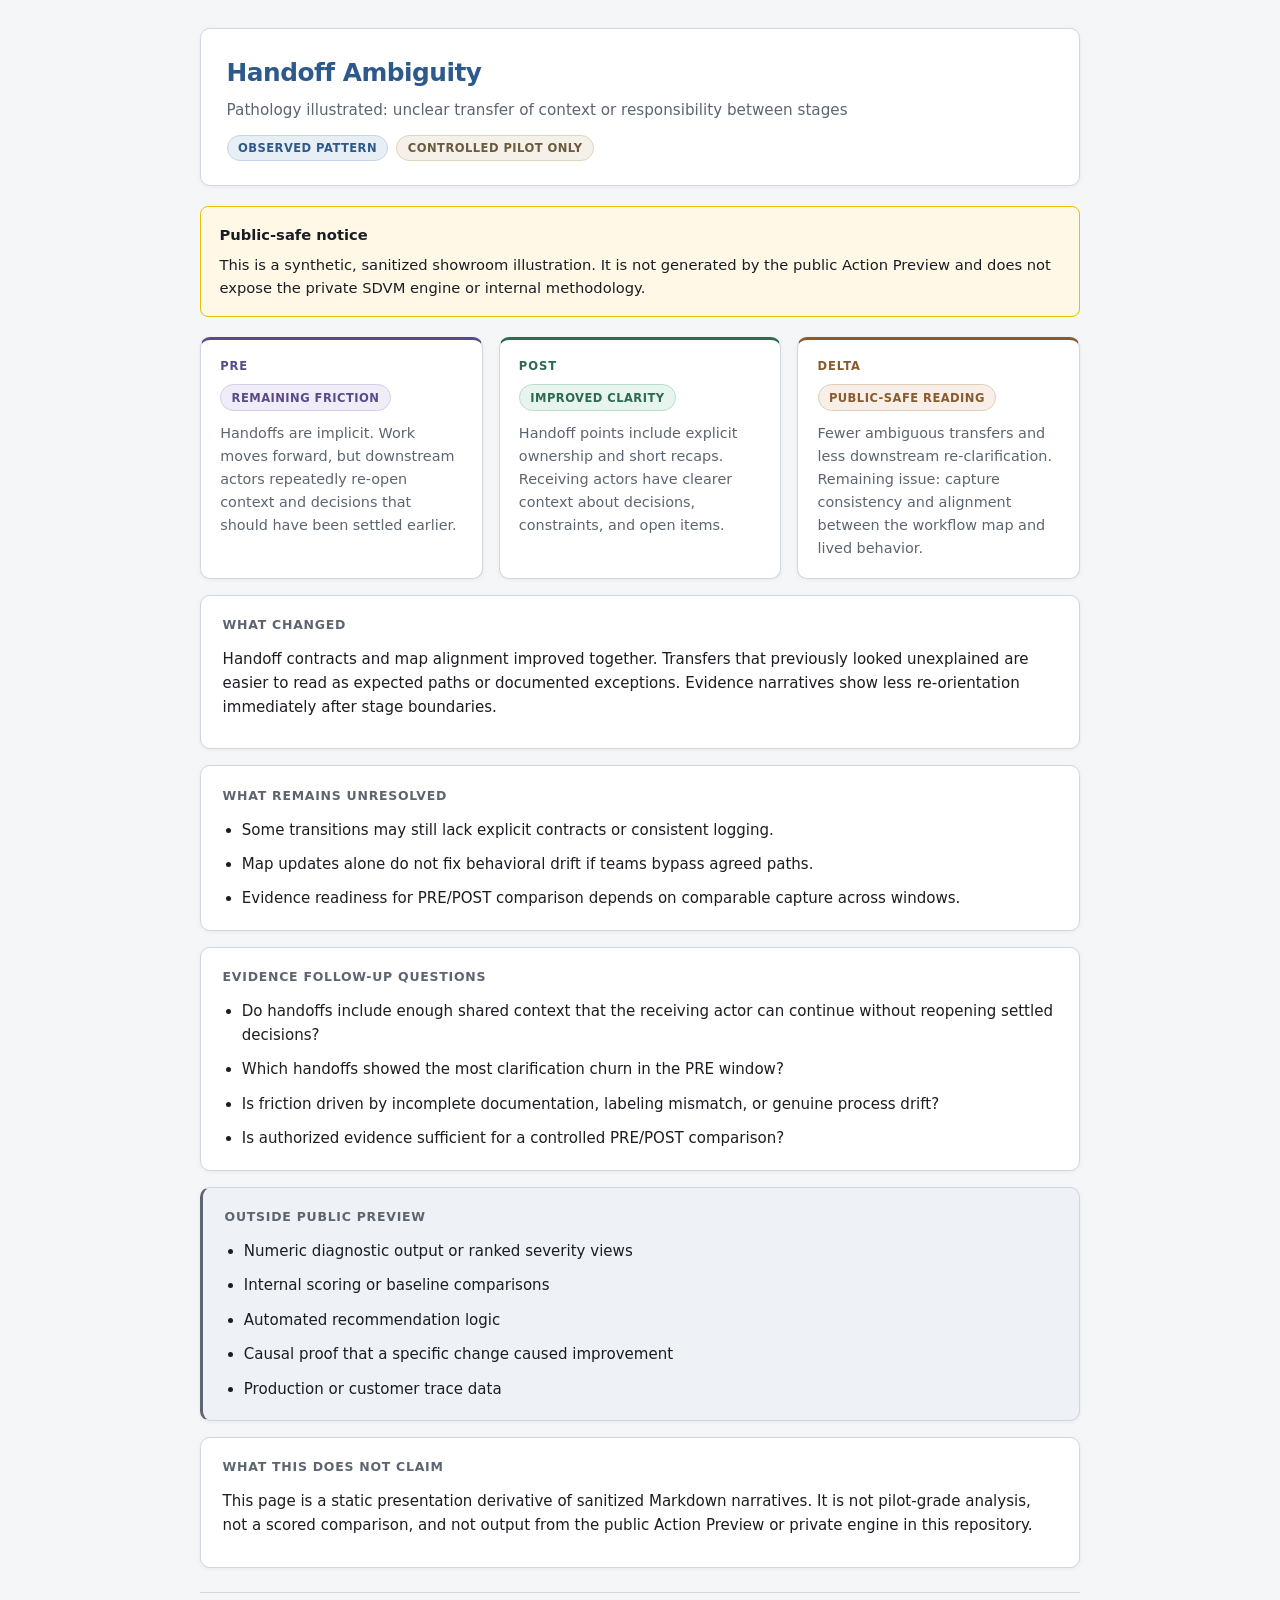
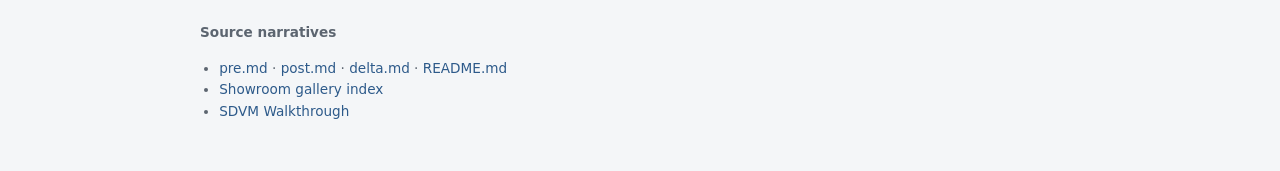
<file: docs/demo/showroom/handoff_ambiguity/summary.html>
<!DOCTYPE html>
<html lang="en">
<head>
  <meta charset="utf-8">
  <meta name="viewport" content="width=device-width, initial-scale=1">
  <title>Handoff Ambiguity — Showroom Summary</title>
  <link rel="stylesheet" href="../showroom.css">
</head>
<body>
  <div class="wrap">
    <header class="report-header">
      <h1>Handoff Ambiguity</h1>
      <p class="pathology">Pathology illustrated: unclear transfer of context or responsibility between stages</p>
      <div class="meta">
        <span class="badge badge-pattern">Observed pattern</span>
        <span class="badge badge-pilot">Controlled pilot only</span>
      </div>
    </header>

    <div class="notice">
      <strong>Public-safe notice</strong>
      This is a synthetic, sanitized showroom illustration. It is not generated by the public Action Preview and does not expose the private SDVM engine or internal methodology.
    </div>

    <div class="phase-grid">
      <article class="phase-card pre">
        <div class="phase-label">PRE</div>
        <div class="status"><span class="badge badge-pre">Remaining friction</span></div>
        <p>Handoffs are implicit. Work moves forward, but downstream actors repeatedly re-open context and decisions that should have been settled earlier.</p>
      </article>
      <article class="phase-card post">
        <div class="phase-label">POST</div>
        <div class="status"><span class="badge badge-post">Improved clarity</span></div>
        <p>Handoff points include explicit ownership and short recaps. Receiving actors have clearer context about decisions, constraints, and open items.</p>
      </article>
      <article class="phase-card delta">
        <div class="phase-label">DELTA</div>
        <div class="status"><span class="badge badge-delta">Public-safe reading</span></div>
        <p>Fewer ambiguous transfers and less downstream re-clarification. Remaining issue: capture consistency and alignment between the workflow map and lived behavior.</p>
      </article>
    </div>

    <section class="section">
      <h2>What changed</h2>
      <p>Handoff contracts and map alignment improved together. Transfers that previously looked unexplained are easier to read as expected paths or documented exceptions. Evidence narratives show less re-orientation immediately after stage boundaries.</p>
    </section>

    <section class="section">
      <h2>What remains unresolved</h2>
      <ul>
        <li>Some transitions may still lack explicit contracts or consistent logging.</li>
        <li>Map updates alone do not fix behavioral drift if teams bypass agreed paths.</li>
        <li>Evidence readiness for PRE/POST comparison depends on comparable capture across windows.</li>
      </ul>
    </section>

    <section class="section">
      <h2>Evidence follow-up questions</h2>
      <ul>
        <li>Do handoffs include enough shared context that the receiving actor can continue without reopening settled decisions?</li>
        <li>Which handoffs showed the most clarification churn in the PRE window?</li>
        <li>Is friction driven by incomplete documentation, labeling mismatch, or genuine process drift?</li>
        <li>Is authorized evidence sufficient for a controlled PRE/POST comparison?</li>
      </ul>
    </section>

    <section class="section limitations">
      <h2>Outside public preview</h2>
      <ul>
        <li>Numeric diagnostic output or ranked severity views</li>
        <li>Internal scoring or baseline comparisons</li>
        <li>Automated recommendation logic</li>
        <li>Causal proof that a specific change caused improvement</li>
        <li>Production or customer trace data</li>
      </ul>
    </section>

    <section class="section">
      <h2>What this does not claim</h2>
      <p>This page is a static presentation derivative of sanitized Markdown narratives. It is not pilot-grade analysis, not a scored comparison, and not output from the public Action Preview or private engine in this repository.</p>
    </section>

    <footer class="footer">
      <p><strong>Source narratives</strong></p>
      <ul>
        <li><a href="pre.md">pre.md</a> · <a href="post.md">post.md</a> · <a href="delta.md">delta.md</a> · <a href="README.md">README.md</a></li>
        <li><a href="../index.html">Showroom gallery index</a></li>
        <li><a href="../../sdvm_walkthrough_demo.html">SDVM Walkthrough</a></li>
      </ul>
    </footer>
  </div>
</body>
</html>
</file>
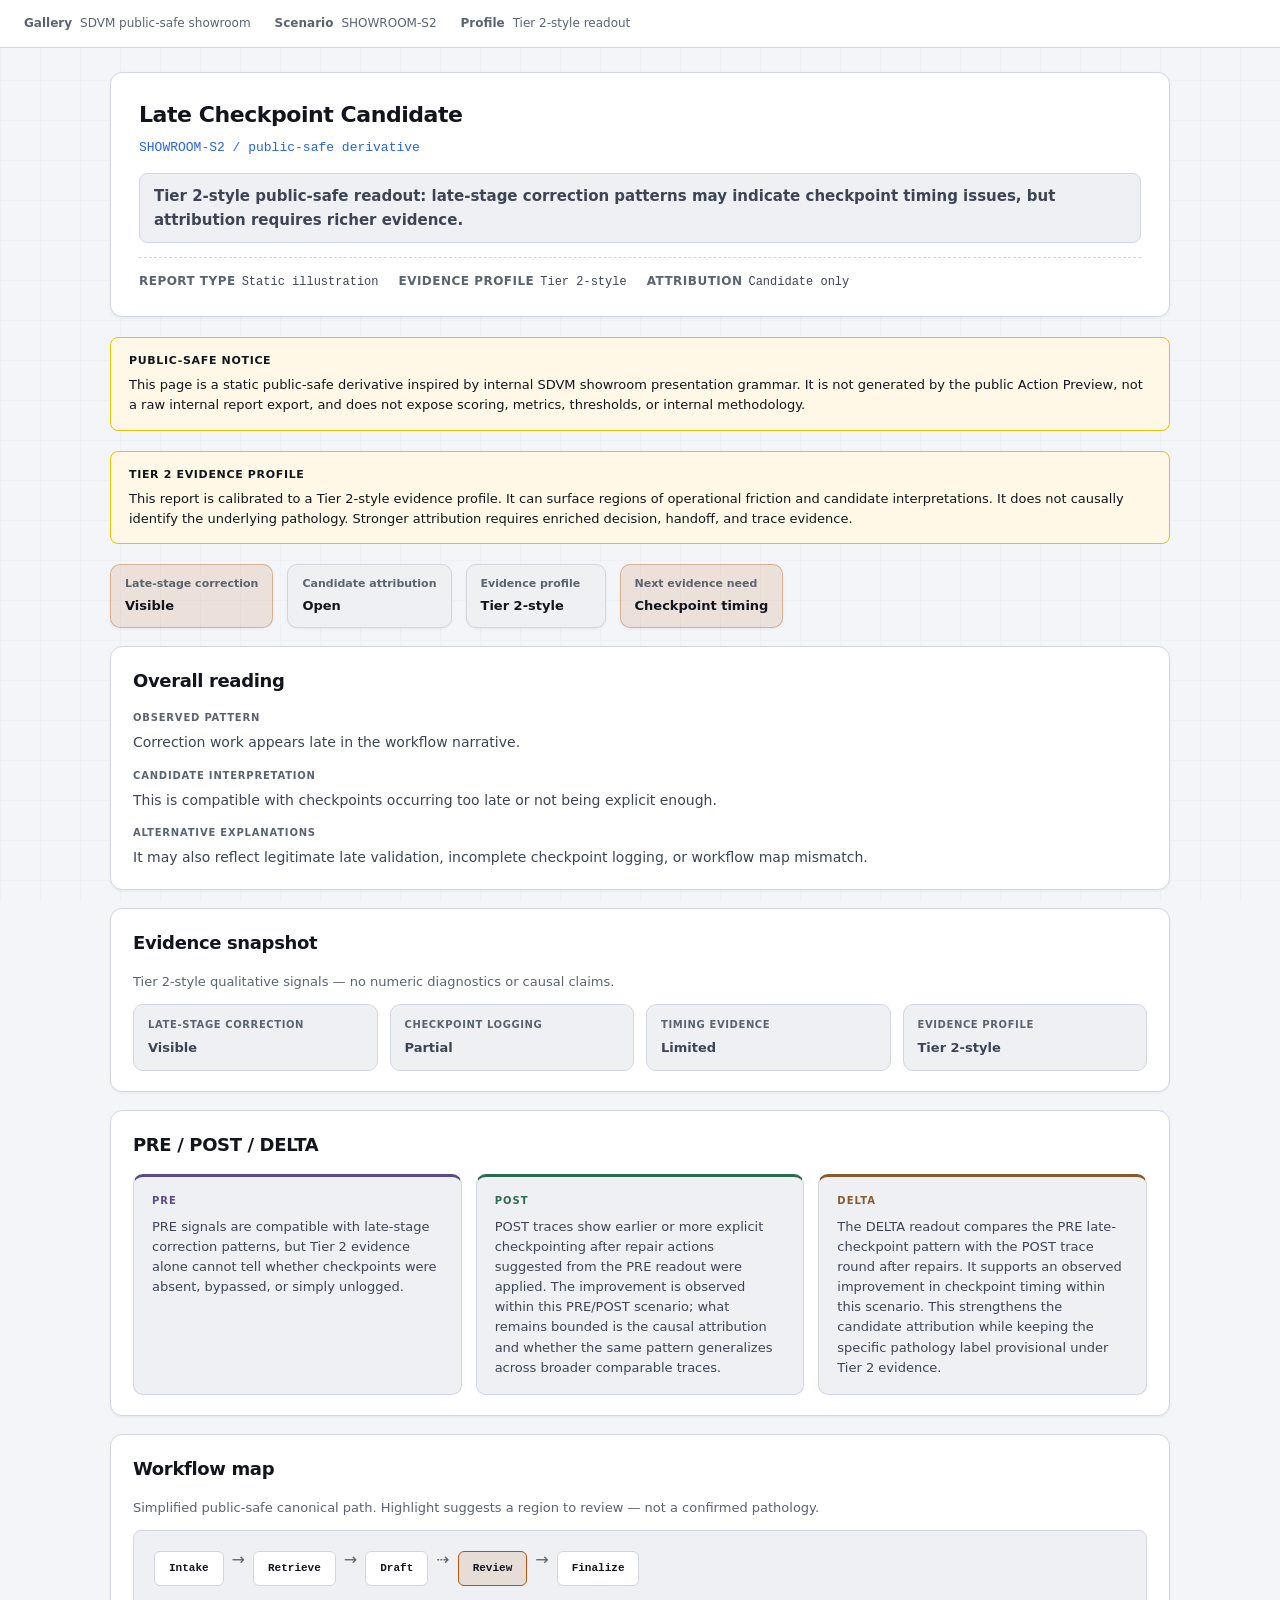
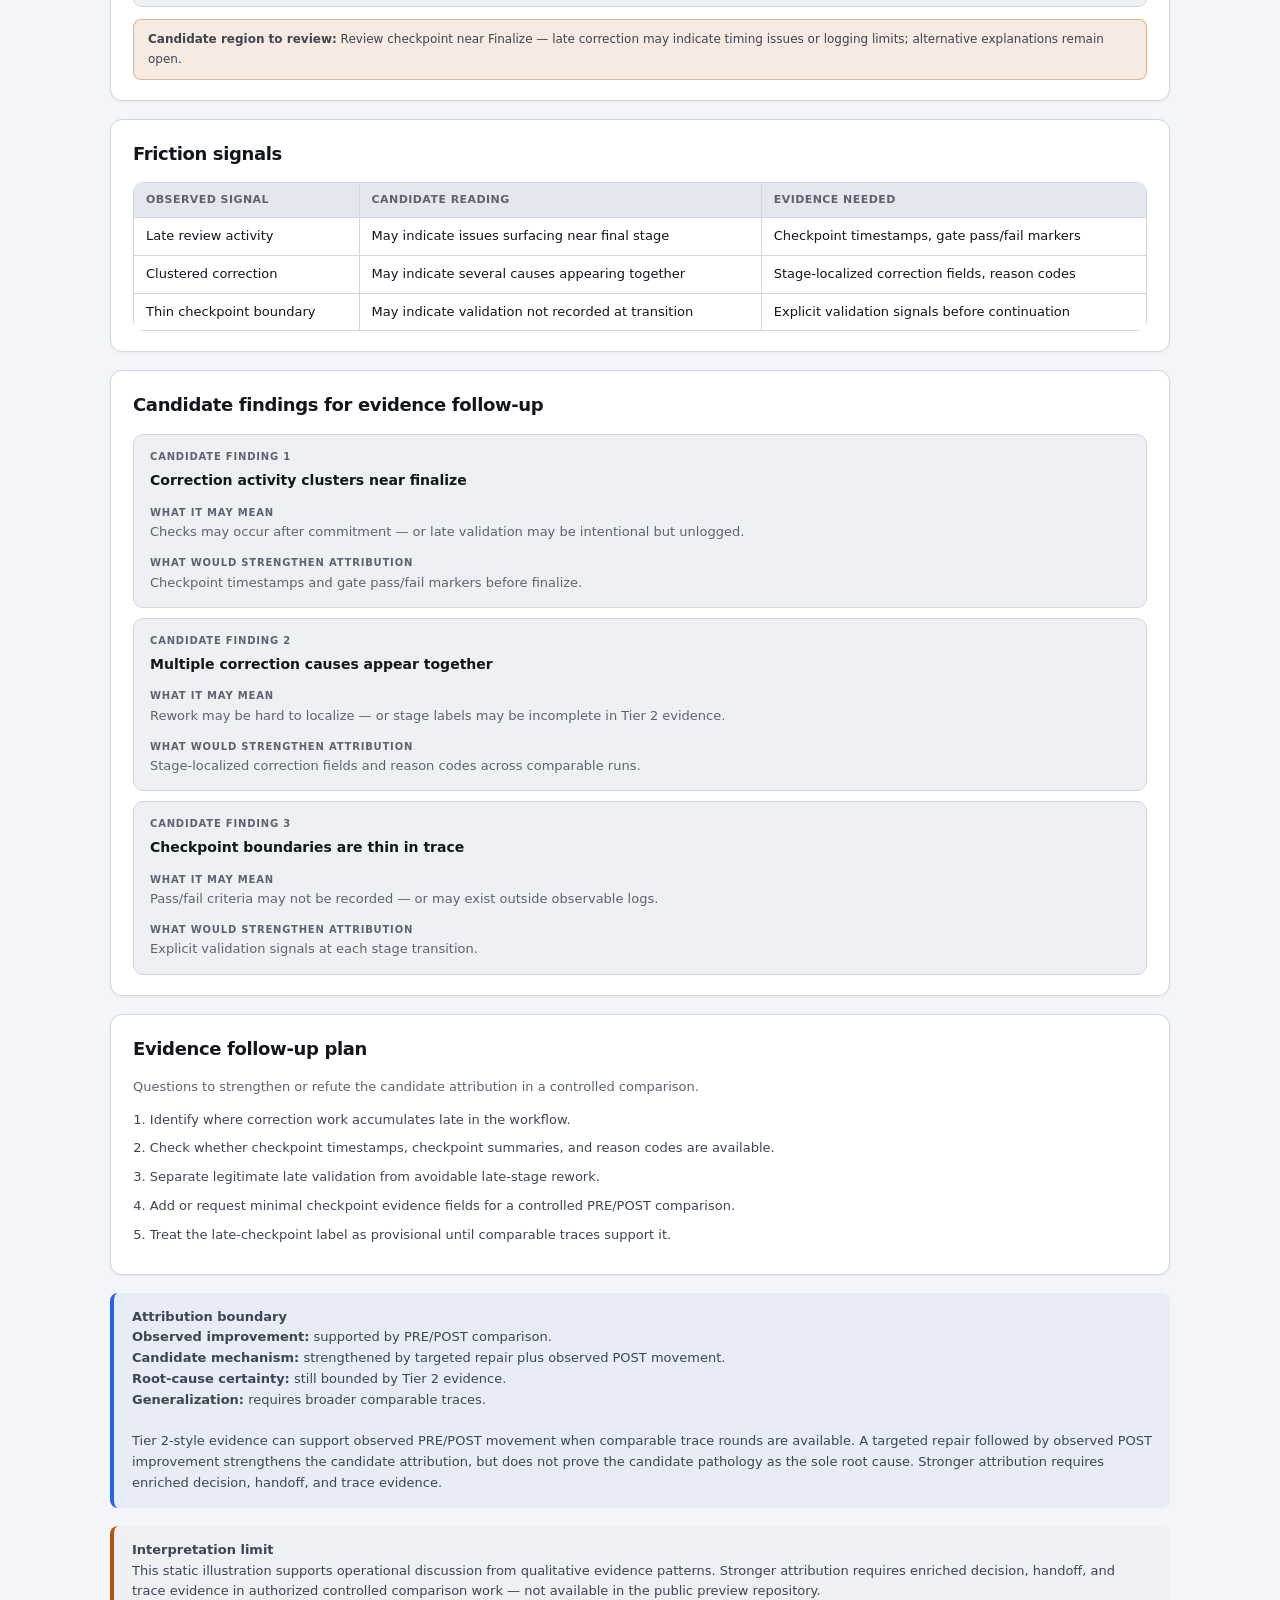
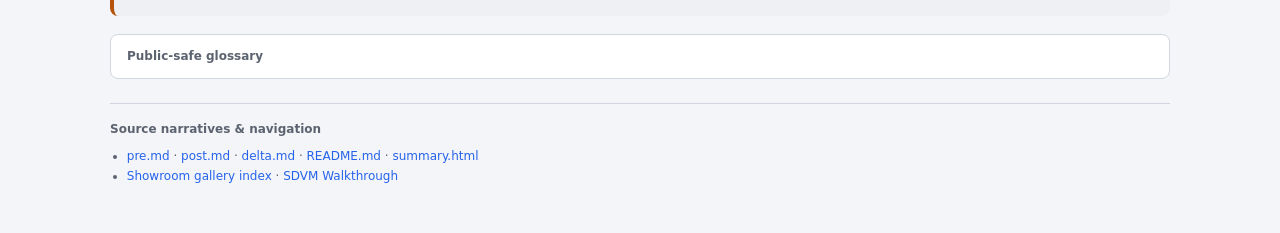
<file: docs/demo/showroom/late_checkpoint/report.html>
<!DOCTYPE html>
<html lang="en">
<head>
  <meta charset="utf-8">
  <meta name="viewport" content="width=device-width, initial-scale=1">
  <title>SDVM Showroom Report — Late Checkpoint Candidate</title>
  <link rel="stylesheet" href="../showroom_report.css">
</head>
<body>
  <div class="topbar">
    <span class="topbar-item"><span class="topbar-label">Gallery</span>SDVM public-safe showroom</span>
    <span class="topbar-item"><span class="topbar-label">Scenario</span>SHOWROOM-S2</span>
    <span class="topbar-item"><span class="topbar-label">Profile</span>Tier 2-style readout</span>
  </div>

  <main class="wrap">
    <header class="report-header">
      <h1 class="report-title">Late Checkpoint Candidate</h1>
      <div class="report-run-id">SHOWROOM-S2 / public-safe derivative</div>
      <div class="readout-line">Tier 2-style public-safe readout: late-stage correction patterns may indicate checkpoint timing issues, but attribution requires richer evidence.</div>
      <div class="report-meta-grid">
        <div class="report-meta-item"><span class="report-meta-label">Report type</span><span class="report-meta-value">Static illustration</span></div>
        <div class="report-meta-item"><span class="report-meta-label">Evidence profile</span><span class="report-meta-value">Tier 2-style</span></div>
        <div class="report-meta-item"><span class="report-meta-label">Attribution</span><span class="report-meta-value">Candidate only</span></div>
      </div>
    </header>

    <section class="notice">
      <strong>Public-safe notice</strong>
      This page is a static public-safe derivative inspired by internal SDVM showroom presentation grammar. It is not generated by the public Action Preview, not a raw internal report export, and does not expose scoring, metrics, thresholds, or internal methodology.
    </section>

    <section class="notice">
      <strong>Tier 2 evidence profile</strong>
      This report is calibrated to a Tier 2-style evidence profile. It can surface regions of operational friction and candidate interpretations. It does not causally identify the underlying pathology. Stronger attribution requires enriched decision, handoff, and trace evidence.
    </section>

    <div class="dimension-grid">
      <div class="dim-card dim-amber"><span class="dim-label">Late-stage correction</span><span class="dim-value">Visible</span></div>
      <div class="dim-card dim-neutral"><span class="dim-label">Candidate attribution</span><span class="dim-value">Open</span></div>
      <div class="dim-card dim-neutral"><span class="dim-label">Evidence profile</span><span class="dim-value">Tier 2-style</span></div>
      <div class="dim-card dim-amber"><span class="dim-label">Next evidence need</span><span class="dim-value">Checkpoint timing</span></div>
    </div>

    <section class="section overall-verdict">
      <h2 class="section-hd">Overall reading</h2>
      <div class="verdict-block">
        <h3 class="verdict-subhd">Observed pattern</h3>
        <p class="verdict-prose">Correction work appears late in the workflow narrative.</p>
      </div>
      <div class="verdict-block">
        <h3 class="verdict-subhd">Candidate interpretation</h3>
        <p class="verdict-prose">This is compatible with checkpoints occurring too late or not being explicit enough.</p>
      </div>
      <div class="verdict-block">
        <h3 class="verdict-subhd">Alternative explanations</h3>
        <p class="verdict-prose">It may also reflect legitimate late validation, incomplete checkpoint logging, or workflow map mismatch.</p>
      </div>
    </section>

    <section class="section evidence-snapshot">
      <h2 class="section-hd">Evidence snapshot</h2>
      <p class="sub" style="margin-bottom:12px">Tier 2-style qualitative signals — no numeric diagnostics or causal claims.</p>
      <div class="kpi-strip">
        <div class="kpi-card"><div class="kpi-card-label">Late-stage correction</div><div class="kpi-card-value">Visible</div></div>
        <div class="kpi-card"><div class="kpi-card-label">Checkpoint logging</div><div class="kpi-card-value">Partial</div></div>
        <div class="kpi-card"><div class="kpi-card-label">Timing evidence</div><div class="kpi-card-value">Limited</div></div>
        <div class="kpi-card"><div class="kpi-card-label">Evidence profile</div><div class="kpi-card-value">Tier 2-style</div></div>
      </div>
    </section>

    <section class="section">
      <h2 class="section-hd">PRE / POST / DELTA</h2>
      <div class="phase-grid">
        <article class="phase-card pre">
          <div class="phase-label">PRE</div>
          <p>PRE signals are compatible with late-stage correction patterns, but Tier 2 evidence alone cannot tell whether checkpoints were absent, bypassed, or simply unlogged.</p>
        </article>
        <article class="phase-card post">
          <div class="phase-label">POST</div>
          <p>POST traces show earlier or more explicit checkpointing after repair actions suggested from the PRE readout were applied. The improvement is observed within this PRE/POST scenario; what remains bounded is the causal attribution and whether the same pattern generalizes across broader comparable traces.</p>
        </article>
        <article class="phase-card delta">
          <div class="phase-label">DELTA</div>
          <p>The DELTA readout compares the PRE late-checkpoint pattern with the POST trace round after repairs. It supports an observed improvement in checkpoint timing within this scenario. This strengthens the candidate attribution while keeping the specific pathology label provisional under Tier 2 evidence.</p>
        </article>
      </div>
    </section>

    <section class="section workflow-map">
      <h2 class="section-hd">Workflow map</h2>
      <p class="sub" style="margin-bottom:12px">Simplified public-safe canonical path. Highlight suggests a region to review — not a confirmed pathology.</p>
      <div class="canonical-flow">
        <div class="flow-node"><div class="flow-node-name">Intake</div></div>
        <div class="flow-arrow">→</div>
        <div class="flow-node"><div class="flow-node-name">Retrieve</div></div>
        <div class="flow-arrow">→</div>
        <div class="flow-node"><div class="flow-node-name">Draft</div></div>
        <div class="flow-arrow">⇢</div>
        <div class="flow-node"><div class="flow-node-name highlight">Review</div></div>
        <div class="flow-arrow">→</div>
        <div class="flow-node"><div class="flow-node-name">Finalize</div></div>
      </div>
      <div class="friction-callout"><strong>Candidate region to review:</strong> Review checkpoint near Finalize — late correction may indicate timing issues or logging limits; alternative explanations remain open.</div>
    </section>

    <section class="section friction-table">
      <h2 class="section-hd">Friction signals</h2>
      <div class="table-wrap">
        <table>
          <thead>
            <tr><th>Observed signal</th><th>Candidate reading</th><th>Evidence needed</th></tr>
          </thead>
          <tbody>
            <tr><td>Late review activity</td><td>May indicate issues surfacing near final stage</td><td>Checkpoint timestamps, gate pass/fail markers</td></tr>
            <tr><td>Clustered correction</td><td>May indicate several causes appearing together</td><td>Stage-localized correction fields, reason codes</td></tr>
            <tr><td>Thin checkpoint boundary</td><td>May indicate validation not recorded at transition</td><td>Explicit validation signals before continuation</td></tr>
          </tbody>
        </table>
      </div>
    </section>

    <section class="section priority-findings">
      <h2 class="section-hd">Candidate findings for evidence follow-up</h2>
      <div class="finding-card">
        <div class="finding-tag">Candidate finding 1</div>
        <div class="finding-title">Correction activity clusters near finalize</div>
        <div class="finding-block"><span class="finding-tag">What it may mean</span><p class="sub">Checks may occur after commitment — or late validation may be intentional but unlogged.</p></div>
        <div class="finding-block"><span class="finding-tag">What would strengthen attribution</span><p class="sub">Checkpoint timestamps and gate pass/fail markers before finalize.</p></div>
      </div>
      <div class="finding-card">
        <div class="finding-tag">Candidate finding 2</div>
        <div class="finding-title">Multiple correction causes appear together</div>
        <div class="finding-block"><span class="finding-tag">What it may mean</span><p class="sub">Rework may be hard to localize — or stage labels may be incomplete in Tier 2 evidence.</p></div>
        <div class="finding-block"><span class="finding-tag">What would strengthen attribution</span><p class="sub">Stage-localized correction fields and reason codes across comparable runs.</p></div>
      </div>
      <div class="finding-card">
        <div class="finding-tag">Candidate finding 3</div>
        <div class="finding-title">Checkpoint boundaries are thin in trace</div>
        <div class="finding-block"><span class="finding-tag">What it may mean</span><p class="sub">Pass/fail criteria may not be recorded — or may exist outside observable logs.</p></div>
        <div class="finding-block"><span class="finding-tag">What would strengthen attribution</span><p class="sub">Explicit validation signals at each stage transition.</p></div>
      </div>
    </section>

    <section class="section evidence-followup-plan">
      <h2 class="section-hd">Evidence follow-up plan</h2>
      <p class="sub" style="margin-bottom:12px">Questions to strengthen or refute the candidate attribution in a controlled comparison.</p>
      <ol>
        <li>Identify where correction work accumulates late in the workflow.</li>
        <li>Check whether checkpoint timestamps, checkpoint summaries, and reason codes are available.</li>
        <li>Separate legitimate late validation from avoidable late-stage rework.</li>
        <li>Add or request minimal checkpoint evidence fields for a controlled PRE/POST comparison.</li>
        <li>Treat the late-checkpoint label as provisional until comparable traces support it.</li>
      </ol>
    </section>

    <aside class="attribution-boundary">
      <strong>Attribution boundary</strong><br>
      <strong>Observed improvement:</strong> supported by PRE/POST comparison.<br>
      <strong>Candidate mechanism:</strong> strengthened by targeted repair plus observed POST movement.<br>
      <strong>Root-cause certainty:</strong> still bounded by Tier 2 evidence.<br>
      <strong>Generalization:</strong> requires broader comparable traces.<br><br>
      Tier 2-style evidence can support observed PRE/POST movement when comparable trace rounds are available. A targeted repair followed by observed POST improvement strengthens the candidate attribution, but does not prove the candidate pathology as the sole root cause. Stronger attribution requires enriched decision, handoff, and trace evidence.
    </aside>

    <aside class="interpretation-limit">
      <strong>Interpretation limit</strong><br>
      This static illustration supports operational discussion from qualitative evidence patterns. Stronger attribution requires enriched decision, handoff, and trace evidence in authorized controlled comparison work — not available in the public preview repository.
    </aside>

    <details class="glossary">
      <summary>Public-safe glossary</summary>
      <ul>
        <li><b>PRE</b> — Observation window before a workflow adjustment.</li>
        <li><b>POST</b> — Observation window after an agreed adjustment.</li>
        <li><b>DELTA</b> — Qualitative comparison between PRE and POST.</li>
        <li><b>Checkpoint</b> — Agreed validation point before continuing workflow.</li>
        <li><b>Rework loop</b> — Repeated correction cycles; may be friction or normal process.</li>
        <li><b>Handoff</b> — Transfer of work and context between stages or roles.</li>
        <li><b>Tier 2-style readout</b> — Qualitative friction signals without causal attribution.</li>
        <li><b>Controlled pilot</b> — Authorized SDVM analysis outside this public repository.</li>
      </ul>
    </details>

    <footer class="footer">
      <p><strong>Source narratives &amp; navigation</strong></p>
      <ul>
        <li><a href="pre.md">pre.md</a> · <a href="post.md">post.md</a> · <a href="delta.md">delta.md</a> · <a href="README.md">README.md</a> · <a href="summary.html">summary.html</a></li>
        <li><a href="../index.html">Showroom gallery index</a> · <a href="../../sdvm_walkthrough_demo.html">SDVM Walkthrough</a></li>
      </ul>
    </footer>
  </main>
</body>
</html>
</file>
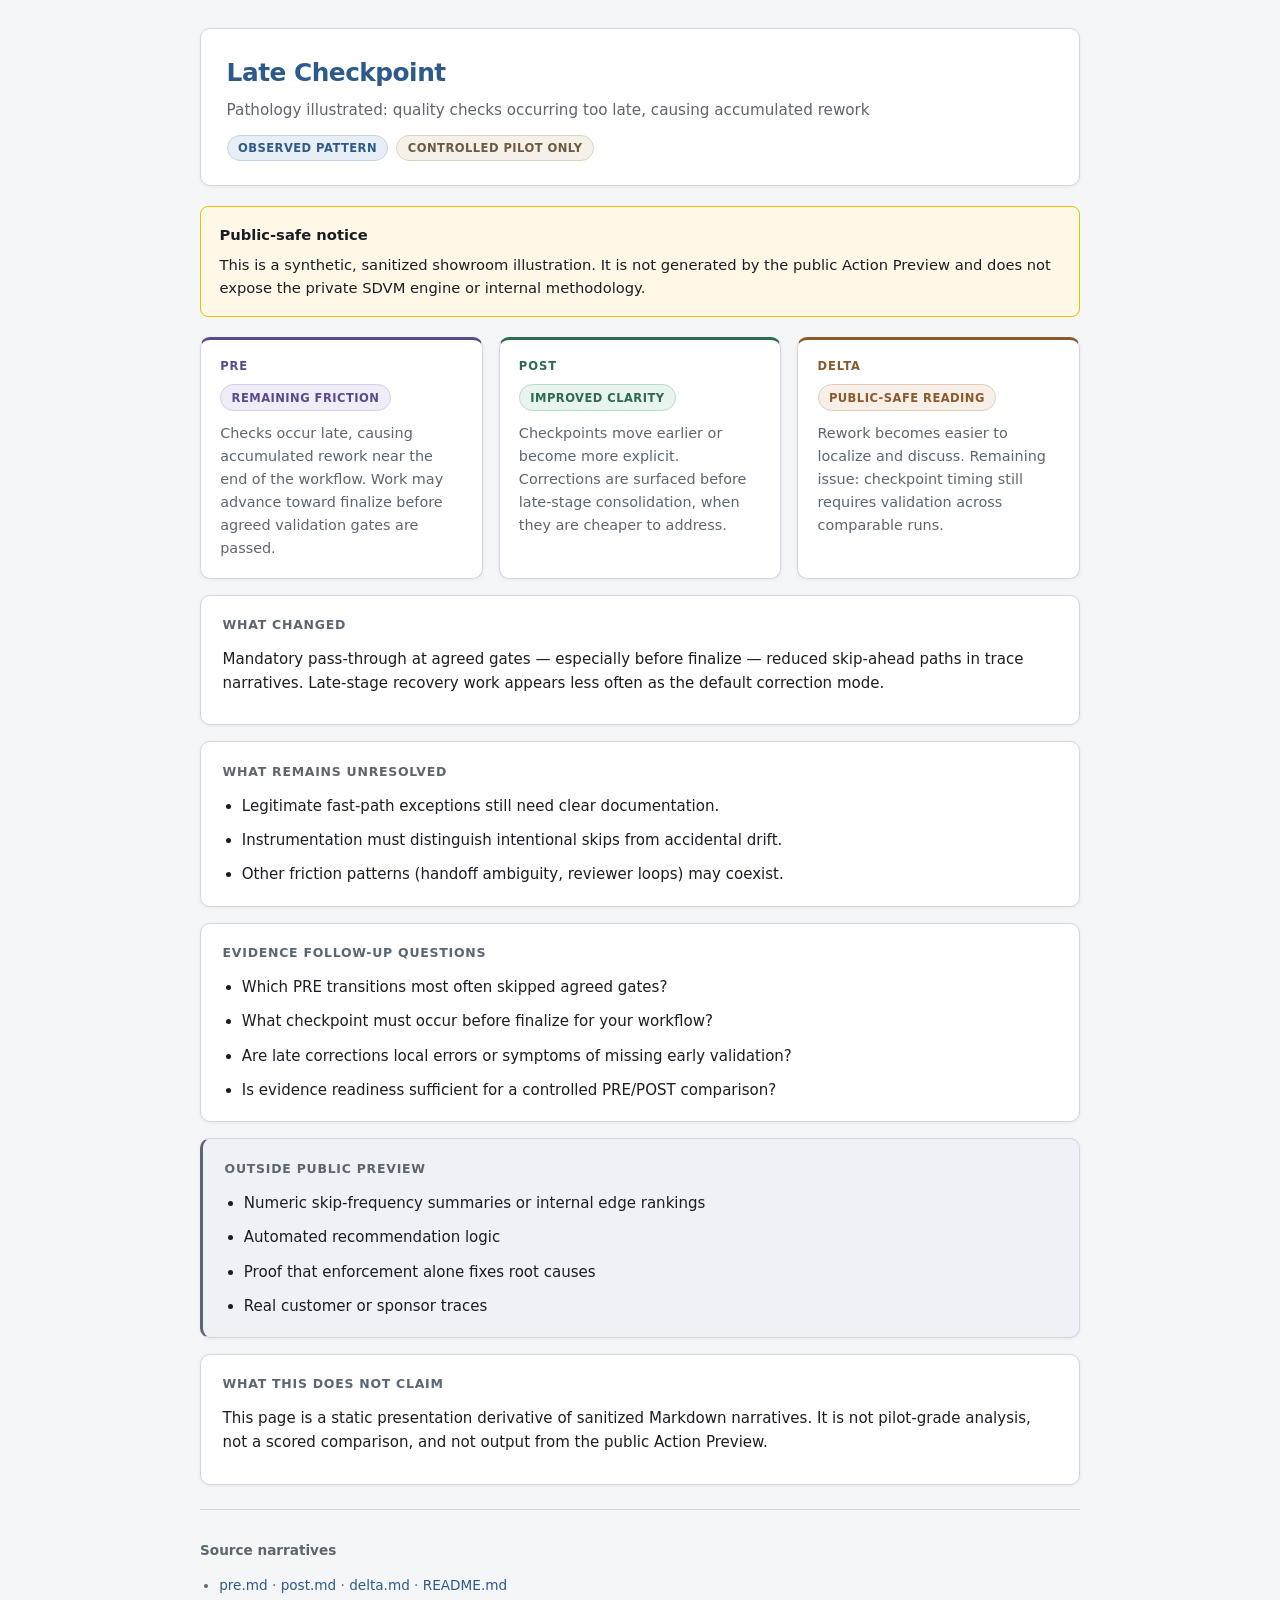
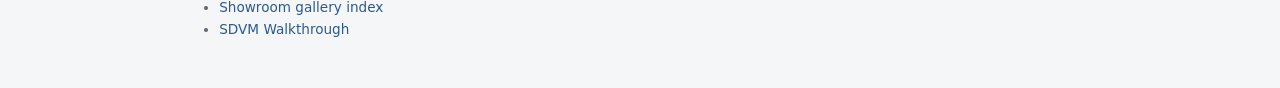
<file: docs/demo/showroom/late_checkpoint/summary.html>
<!DOCTYPE html>
<html lang="en">
<head>
  <meta charset="utf-8">
  <meta name="viewport" content="width=device-width, initial-scale=1">
  <title>Late Checkpoint — Showroom Summary</title>
  <link rel="stylesheet" href="../showroom.css">
</head>
<body>
  <div class="wrap">
    <header class="report-header">
      <h1>Late Checkpoint</h1>
      <p class="pathology">Pathology illustrated: quality checks occurring too late, causing accumulated rework</p>
      <div class="meta">
        <span class="badge badge-pattern">Observed pattern</span>
        <span class="badge badge-pilot">Controlled pilot only</span>
      </div>
    </header>

    <div class="notice">
      <strong>Public-safe notice</strong>
      This is a synthetic, sanitized showroom illustration. It is not generated by the public Action Preview and does not expose the private SDVM engine or internal methodology.
    </div>

    <div class="phase-grid">
      <article class="phase-card pre">
        <div class="phase-label">PRE</div>
        <div class="status"><span class="badge badge-pre">Remaining friction</span></div>
        <p>Checks occur late, causing accumulated rework near the end of the workflow. Work may advance toward finalize before agreed validation gates are passed.</p>
      </article>
      <article class="phase-card post">
        <div class="phase-label">POST</div>
        <div class="status"><span class="badge badge-post">Improved clarity</span></div>
        <p>Checkpoints move earlier or become more explicit. Corrections are surfaced before late-stage consolidation, when they are cheaper to address.</p>
      </article>
      <article class="phase-card delta">
        <div class="phase-label">DELTA</div>
        <div class="status"><span class="badge badge-delta">Public-safe reading</span></div>
        <p>Rework becomes easier to localize and discuss. Remaining issue: checkpoint timing still requires validation across comparable runs.</p>
      </article>
    </div>

    <section class="section">
      <h2>What changed</h2>
      <p>Mandatory pass-through at agreed gates — especially before finalize — reduced skip-ahead paths in trace narratives. Late-stage recovery work appears less often as the default correction mode.</p>
    </section>

    <section class="section">
      <h2>What remains unresolved</h2>
      <ul>
        <li>Legitimate fast-path exceptions still need clear documentation.</li>
        <li>Instrumentation must distinguish intentional skips from accidental drift.</li>
        <li>Other friction patterns (handoff ambiguity, reviewer loops) may coexist.</li>
      </ul>
    </section>

    <section class="section">
      <h2>Evidence follow-up questions</h2>
      <ul>
        <li>Which PRE transitions most often skipped agreed gates?</li>
        <li>What checkpoint must occur before finalize for your workflow?</li>
        <li>Are late corrections local errors or symptoms of missing early validation?</li>
        <li>Is evidence readiness sufficient for a controlled PRE/POST comparison?</li>
      </ul>
    </section>

    <section class="section limitations">
      <h2>Outside public preview</h2>
      <ul>
        <li>Numeric skip-frequency summaries or internal edge rankings</li>
        <li>Automated recommendation logic</li>
        <li>Proof that enforcement alone fixes root causes</li>
        <li>Real customer or sponsor traces</li>
      </ul>
    </section>

    <section class="section">
      <h2>What this does not claim</h2>
      <p>This page is a static presentation derivative of sanitized Markdown narratives. It is not pilot-grade analysis, not a scored comparison, and not output from the public Action Preview.</p>
    </section>

    <footer class="footer">
      <p><strong>Source narratives</strong></p>
      <ul>
        <li><a href="pre.md">pre.md</a> · <a href="post.md">post.md</a> · <a href="delta.md">delta.md</a> · <a href="README.md">README.md</a></li>
        <li><a href="../index.html">Showroom gallery index</a></li>
        <li><a href="../../sdvm_walkthrough_demo.html">SDVM Walkthrough</a></li>
      </ul>
    </footer>
  </div>
</body>
</html>
</file>
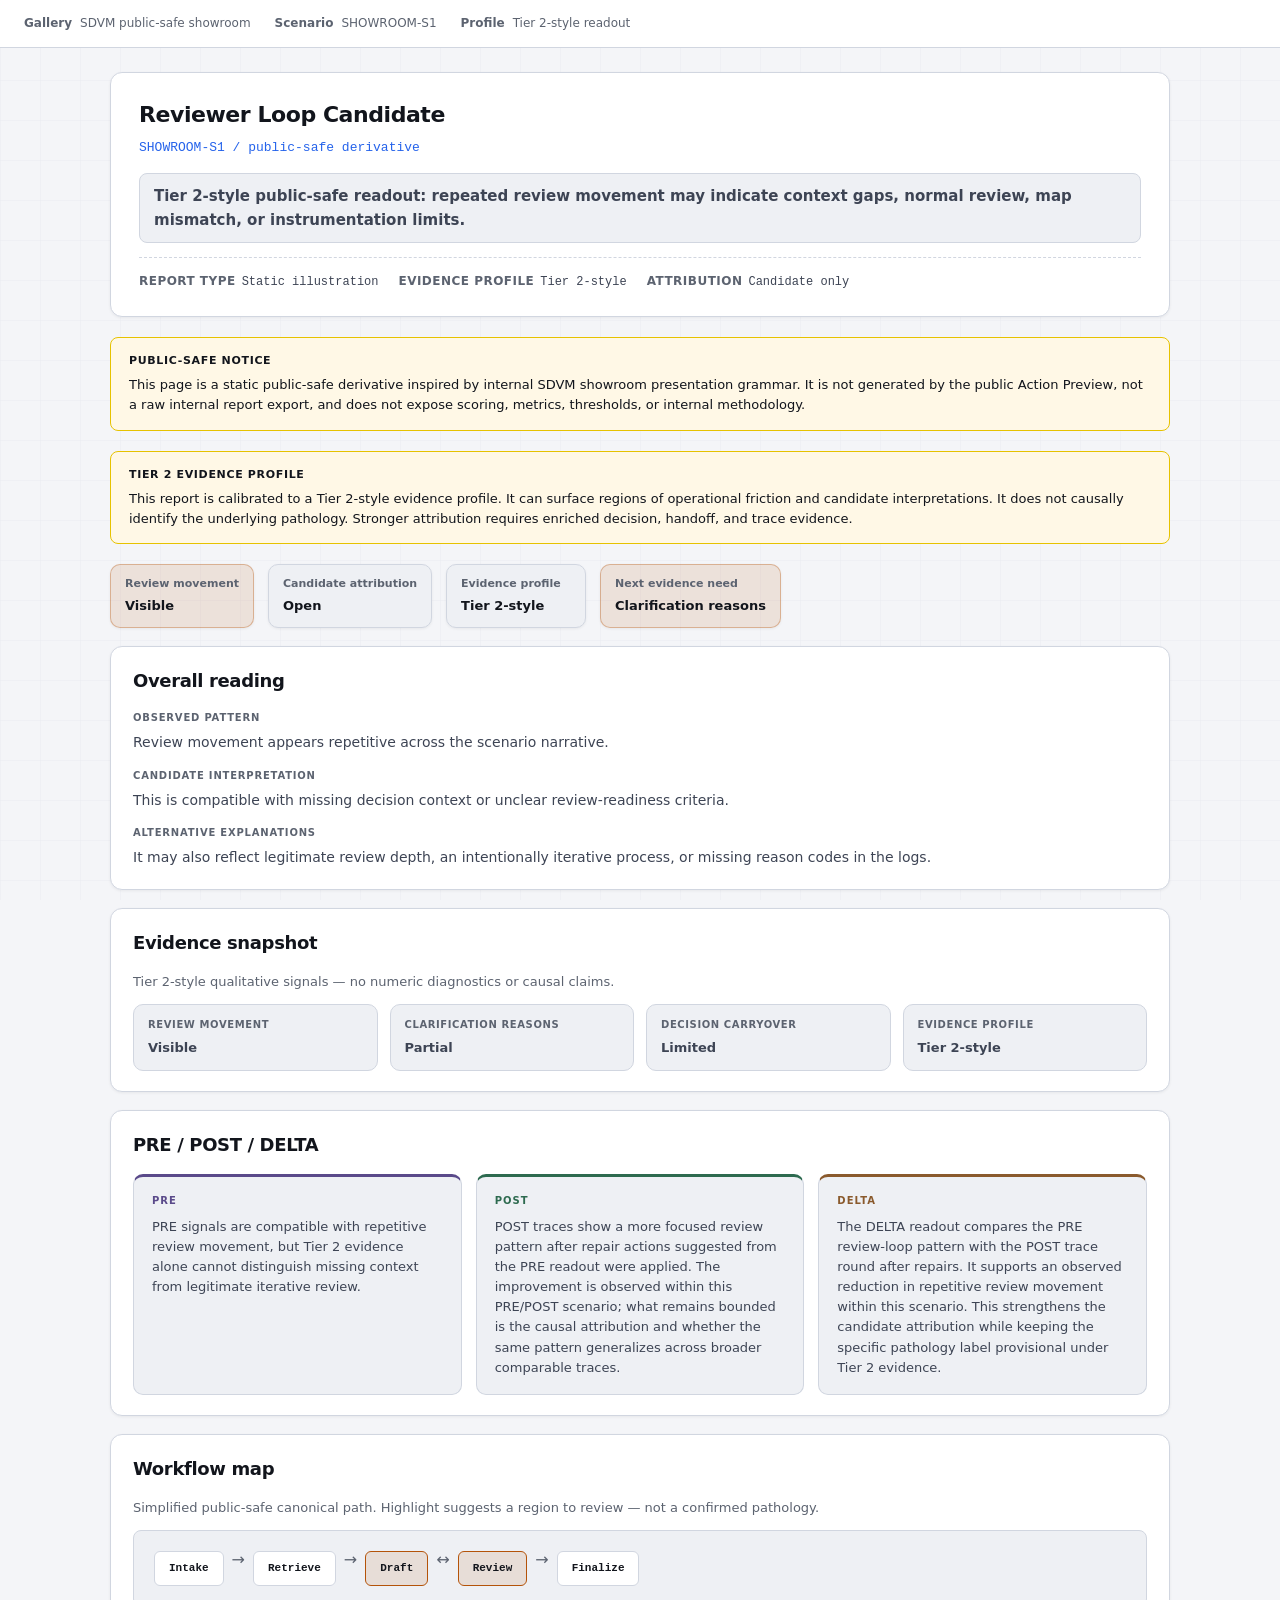
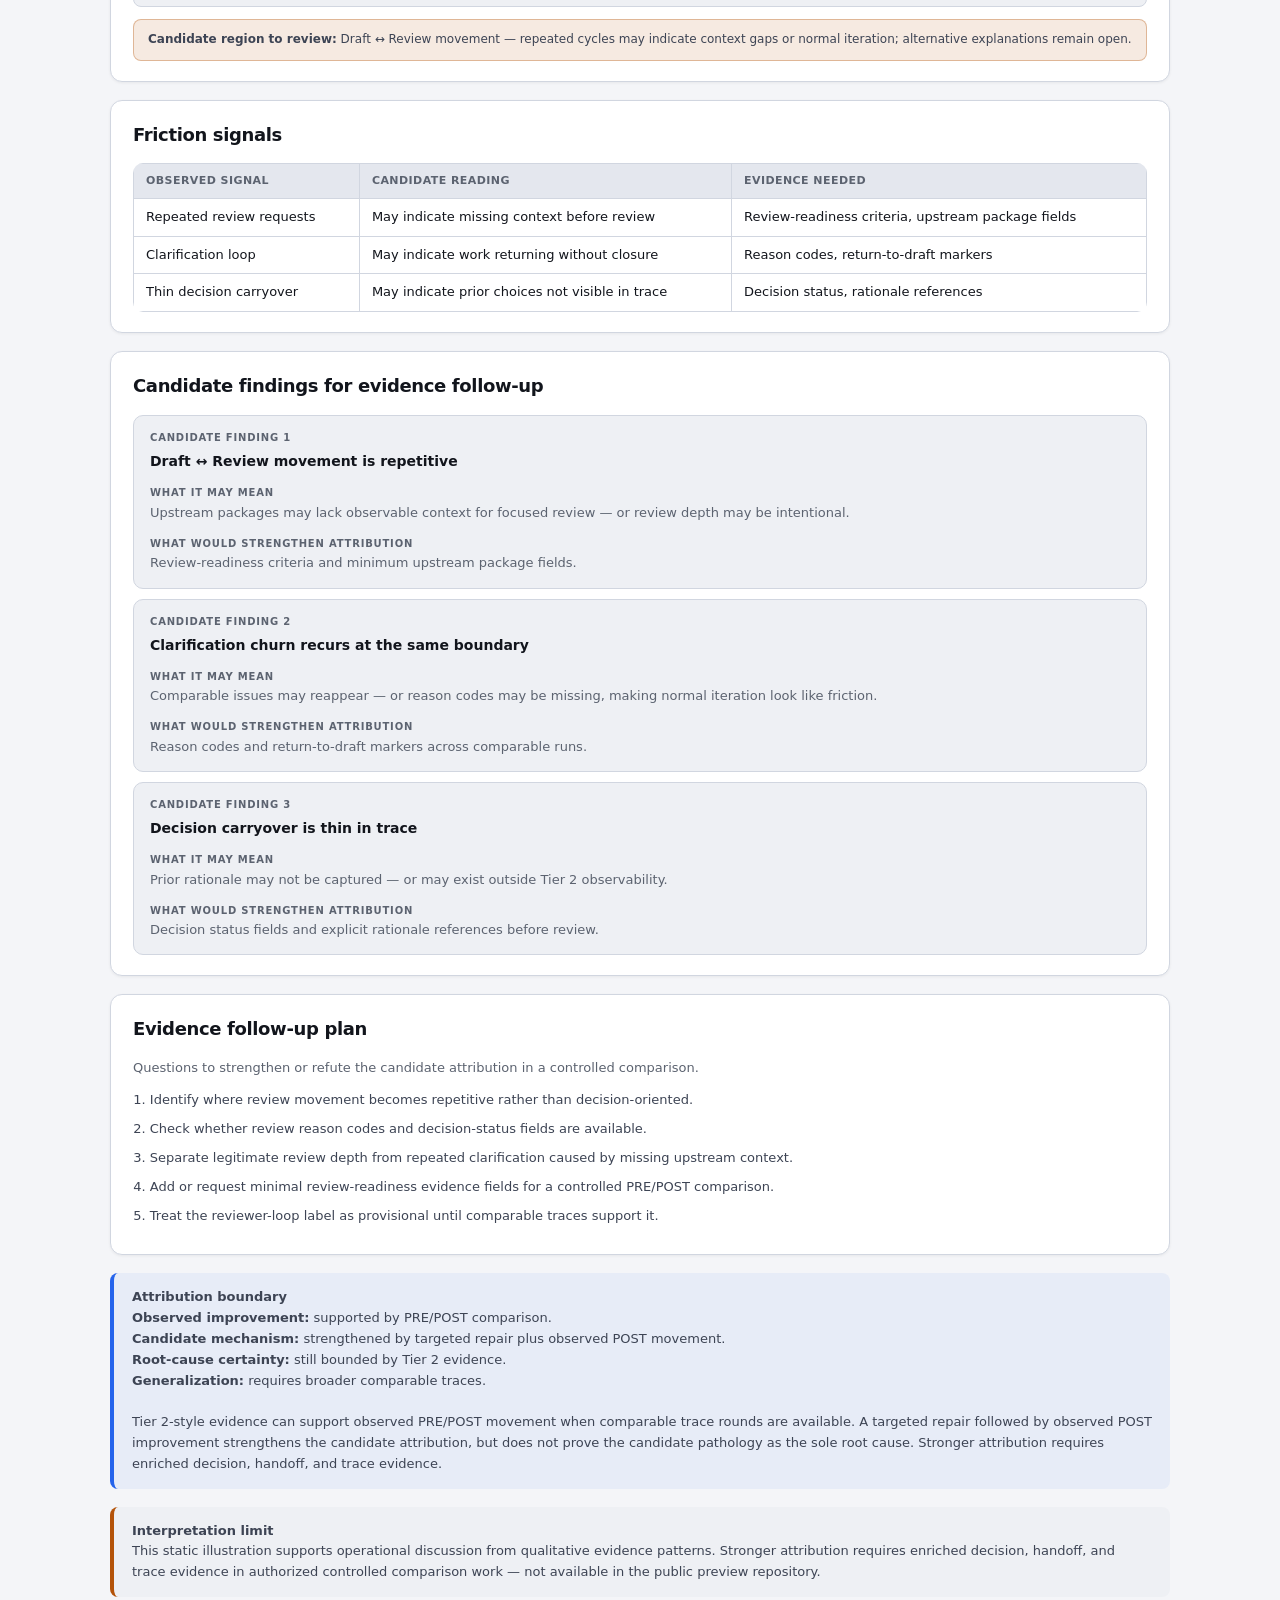
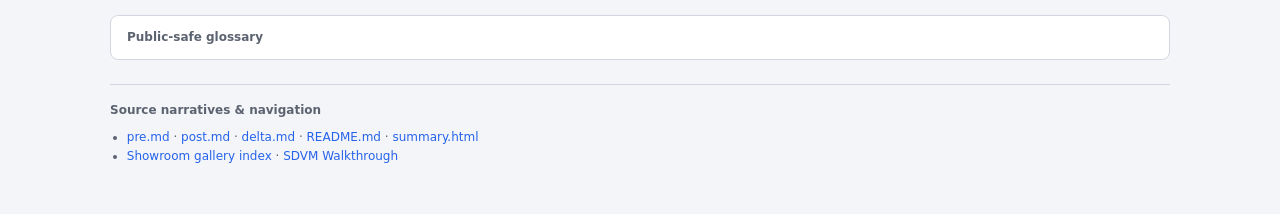
<file: docs/demo/showroom/reviewer_loop/report.html>
<!DOCTYPE html>
<html lang="en">
<head>
  <meta charset="utf-8">
  <meta name="viewport" content="width=device-width, initial-scale=1">
  <title>SDVM Showroom Report — Reviewer Loop Candidate</title>
  <link rel="stylesheet" href="../showroom_report.css">
</head>
<body>
  <div class="topbar">
    <span class="topbar-item"><span class="topbar-label">Gallery</span>SDVM public-safe showroom</span>
    <span class="topbar-item"><span class="topbar-label">Scenario</span>SHOWROOM-S1</span>
    <span class="topbar-item"><span class="topbar-label">Profile</span>Tier 2-style readout</span>
  </div>

  <main class="wrap">
    <header class="report-header">
      <h1 class="report-title">Reviewer Loop Candidate</h1>
      <div class="report-run-id">SHOWROOM-S1 / public-safe derivative</div>
      <div class="readout-line">Tier 2-style public-safe readout: repeated review movement may indicate context gaps, normal review, map mismatch, or instrumentation limits.</div>
      <div class="report-meta-grid">
        <div class="report-meta-item"><span class="report-meta-label">Report type</span><span class="report-meta-value">Static illustration</span></div>
        <div class="report-meta-item"><span class="report-meta-label">Evidence profile</span><span class="report-meta-value">Tier 2-style</span></div>
        <div class="report-meta-item"><span class="report-meta-label">Attribution</span><span class="report-meta-value">Candidate only</span></div>
      </div>
    </header>

    <section class="notice">
      <strong>Public-safe notice</strong>
      This page is a static public-safe derivative inspired by internal SDVM showroom presentation grammar. It is not generated by the public Action Preview, not a raw internal report export, and does not expose scoring, metrics, thresholds, or internal methodology.
    </section>

    <section class="notice">
      <strong>Tier 2 evidence profile</strong>
      This report is calibrated to a Tier 2-style evidence profile. It can surface regions of operational friction and candidate interpretations. It does not causally identify the underlying pathology. Stronger attribution requires enriched decision, handoff, and trace evidence.
    </section>

    <div class="dimension-grid">
      <div class="dim-card dim-amber"><span class="dim-label">Review movement</span><span class="dim-value">Visible</span></div>
      <div class="dim-card dim-neutral"><span class="dim-label">Candidate attribution</span><span class="dim-value">Open</span></div>
      <div class="dim-card dim-neutral"><span class="dim-label">Evidence profile</span><span class="dim-value">Tier 2-style</span></div>
      <div class="dim-card dim-amber"><span class="dim-label">Next evidence need</span><span class="dim-value">Clarification reasons</span></div>
    </div>

    <section class="section overall-verdict">
      <h2 class="section-hd">Overall reading</h2>
      <div class="verdict-block">
        <h3 class="verdict-subhd">Observed pattern</h3>
        <p class="verdict-prose">Review movement appears repetitive across the scenario narrative.</p>
      </div>
      <div class="verdict-block">
        <h3 class="verdict-subhd">Candidate interpretation</h3>
        <p class="verdict-prose">This is compatible with missing decision context or unclear review-readiness criteria.</p>
      </div>
      <div class="verdict-block">
        <h3 class="verdict-subhd">Alternative explanations</h3>
        <p class="verdict-prose">It may also reflect legitimate review depth, an intentionally iterative process, or missing reason codes in the logs.</p>
      </div>
    </section>

    <section class="section evidence-snapshot">
      <h2 class="section-hd">Evidence snapshot</h2>
      <p class="sub" style="margin-bottom:12px">Tier 2-style qualitative signals — no numeric diagnostics or causal claims.</p>
      <div class="kpi-strip">
        <div class="kpi-card"><div class="kpi-card-label">Review movement</div><div class="kpi-card-value">Visible</div></div>
        <div class="kpi-card"><div class="kpi-card-label">Clarification reasons</div><div class="kpi-card-value">Partial</div></div>
        <div class="kpi-card"><div class="kpi-card-label">Decision carryover</div><div class="kpi-card-value">Limited</div></div>
        <div class="kpi-card"><div class="kpi-card-label">Evidence profile</div><div class="kpi-card-value">Tier 2-style</div></div>
      </div>
    </section>

    <section class="section">
      <h2 class="section-hd">PRE / POST / DELTA</h2>
      <div class="phase-grid">
        <article class="phase-card pre">
          <div class="phase-label">PRE</div>
          <p>PRE signals are compatible with repetitive review movement, but Tier 2 evidence alone cannot distinguish missing context from legitimate iterative review.</p>
        </article>
        <article class="phase-card post">
          <div class="phase-label">POST</div>
          <p>POST traces show a more focused review pattern after repair actions suggested from the PRE readout were applied. The improvement is observed within this PRE/POST scenario; what remains bounded is the causal attribution and whether the same pattern generalizes across broader comparable traces.</p>
        </article>
        <article class="phase-card delta">
          <div class="phase-label">DELTA</div>
          <p>The DELTA readout compares the PRE review-loop pattern with the POST trace round after repairs. It supports an observed reduction in repetitive review movement within this scenario. This strengthens the candidate attribution while keeping the specific pathology label provisional under Tier 2 evidence.</p>
        </article>
      </div>
    </section>

    <section class="section workflow-map">
      <h2 class="section-hd">Workflow map</h2>
      <p class="sub" style="margin-bottom:12px">Simplified public-safe canonical path. Highlight suggests a region to review — not a confirmed pathology.</p>
      <div class="canonical-flow">
        <div class="flow-node"><div class="flow-node-name">Intake</div></div>
        <div class="flow-arrow">→</div>
        <div class="flow-node"><div class="flow-node-name">Retrieve</div></div>
        <div class="flow-arrow">→</div>
        <div class="flow-node"><div class="flow-node-name highlight">Draft</div></div>
        <div class="flow-arrow">↔</div>
        <div class="flow-node"><div class="flow-node-name highlight">Review</div></div>
        <div class="flow-arrow">→</div>
        <div class="flow-node"><div class="flow-node-name">Finalize</div></div>
      </div>
      <div class="friction-callout"><strong>Candidate region to review:</strong> Draft ↔ Review movement — repeated cycles may indicate context gaps or normal iteration; alternative explanations remain open.</div>
    </section>

    <section class="section friction-table">
      <h2 class="section-hd">Friction signals</h2>
      <div class="table-wrap">
        <table>
          <thead>
            <tr><th>Observed signal</th><th>Candidate reading</th><th>Evidence needed</th></tr>
          </thead>
          <tbody>
            <tr><td>Repeated review requests</td><td>May indicate missing context before review</td><td>Review-readiness criteria, upstream package fields</td></tr>
            <tr><td>Clarification loop</td><td>May indicate work returning without closure</td><td>Reason codes, return-to-draft markers</td></tr>
            <tr><td>Thin decision carryover</td><td>May indicate prior choices not visible in trace</td><td>Decision status, rationale references</td></tr>
          </tbody>
        </table>
      </div>
    </section>

    <section class="section priority-findings">
      <h2 class="section-hd">Candidate findings for evidence follow-up</h2>
      <div class="finding-card">
        <div class="finding-tag">Candidate finding 1</div>
        <div class="finding-title">Draft ↔ Review movement is repetitive</div>
        <div class="finding-block"><span class="finding-tag">What it may mean</span><p class="sub">Upstream packages may lack observable context for focused review — or review depth may be intentional.</p></div>
        <div class="finding-block"><span class="finding-tag">What would strengthen attribution</span><p class="sub">Review-readiness criteria and minimum upstream package fields.</p></div>
      </div>
      <div class="finding-card">
        <div class="finding-tag">Candidate finding 2</div>
        <div class="finding-title">Clarification churn recurs at the same boundary</div>
        <div class="finding-block"><span class="finding-tag">What it may mean</span><p class="sub">Comparable issues may reappear — or reason codes may be missing, making normal iteration look like friction.</p></div>
        <div class="finding-block"><span class="finding-tag">What would strengthen attribution</span><p class="sub">Reason codes and return-to-draft markers across comparable runs.</p></div>
      </div>
      <div class="finding-card">
        <div class="finding-tag">Candidate finding 3</div>
        <div class="finding-title">Decision carryover is thin in trace</div>
        <div class="finding-block"><span class="finding-tag">What it may mean</span><p class="sub">Prior rationale may not be captured — or may exist outside Tier 2 observability.</p></div>
        <div class="finding-block"><span class="finding-tag">What would strengthen attribution</span><p class="sub">Decision status fields and explicit rationale references before review.</p></div>
      </div>
    </section>

    <section class="section evidence-followup-plan">
      <h2 class="section-hd">Evidence follow-up plan</h2>
      <p class="sub" style="margin-bottom:12px">Questions to strengthen or refute the candidate attribution in a controlled comparison.</p>
      <ol>
        <li>Identify where review movement becomes repetitive rather than decision-oriented.</li>
        <li>Check whether review reason codes and decision-status fields are available.</li>
        <li>Separate legitimate review depth from repeated clarification caused by missing upstream context.</li>
        <li>Add or request minimal review-readiness evidence fields for a controlled PRE/POST comparison.</li>
        <li>Treat the reviewer-loop label as provisional until comparable traces support it.</li>
      </ol>
    </section>

    <aside class="attribution-boundary">
      <strong>Attribution boundary</strong><br>
      <strong>Observed improvement:</strong> supported by PRE/POST comparison.<br>
      <strong>Candidate mechanism:</strong> strengthened by targeted repair plus observed POST movement.<br>
      <strong>Root-cause certainty:</strong> still bounded by Tier 2 evidence.<br>
      <strong>Generalization:</strong> requires broader comparable traces.<br><br>
      Tier 2-style evidence can support observed PRE/POST movement when comparable trace rounds are available. A targeted repair followed by observed POST improvement strengthens the candidate attribution, but does not prove the candidate pathology as the sole root cause. Stronger attribution requires enriched decision, handoff, and trace evidence.
    </aside>

    <aside class="interpretation-limit">
      <strong>Interpretation limit</strong><br>
      This static illustration supports operational discussion from qualitative evidence patterns. Stronger attribution requires enriched decision, handoff, and trace evidence in authorized controlled comparison work — not available in the public preview repository.
    </aside>

    <details class="glossary">
      <summary>Public-safe glossary</summary>
      <ul>
        <li><b>PRE</b> — Observation window before a workflow adjustment.</li>
        <li><b>POST</b> — Observation window after an agreed adjustment.</li>
        <li><b>DELTA</b> — Qualitative comparison between PRE and POST.</li>
        <li><b>Rework loop</b> — Repeated movement between stages; may be friction or normal iteration.</li>
        <li><b>Handoff</b> — Transfer of work and context between stages or roles.</li>
        <li><b>Tier 2-style readout</b> — Qualitative friction signals without causal attribution.</li>
        <li><b>Public-safe readout</b> — Qualitative narrative without scoring or metrics.</li>
        <li><b>Controlled pilot</b> — Authorized SDVM analysis outside this public repository.</li>
      </ul>
    </details>

    <footer class="footer">
      <p><strong>Source narratives &amp; navigation</strong></p>
      <ul>
        <li><a href="pre.md">pre.md</a> · <a href="post.md">post.md</a> · <a href="delta.md">delta.md</a> · <a href="README.md">README.md</a> · <a href="summary.html">summary.html</a></li>
        <li><a href="../index.html">Showroom gallery index</a> · <a href="../../sdvm_walkthrough_demo.html">SDVM Walkthrough</a></li>
      </ul>
    </footer>
  </main>
</body>
</html>
</file>
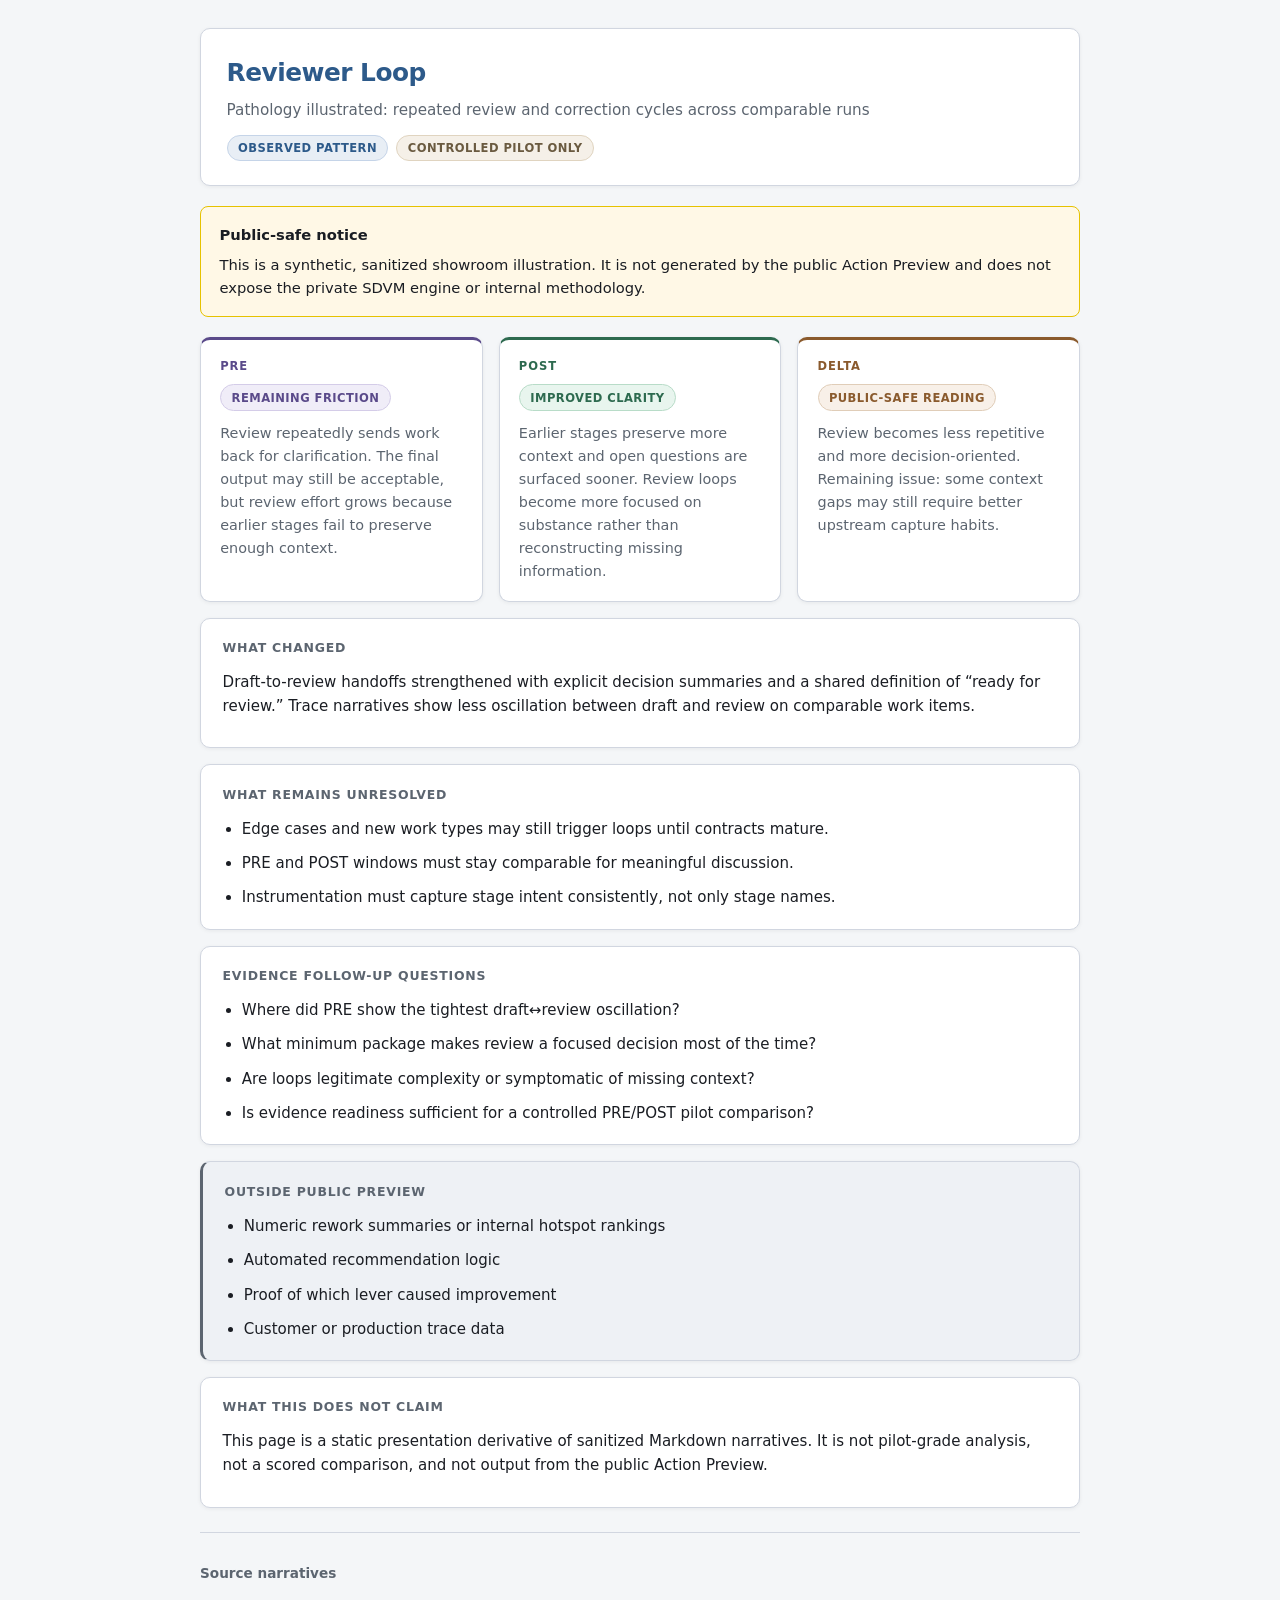
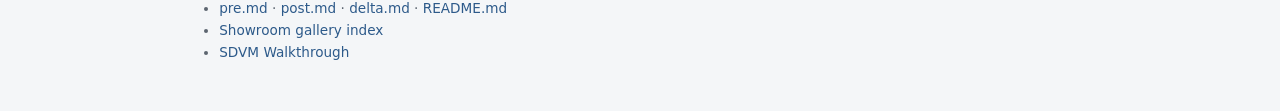
<file: docs/demo/showroom/reviewer_loop/summary.html>
<!DOCTYPE html>
<html lang="en">
<head>
  <meta charset="utf-8">
  <meta name="viewport" content="width=device-width, initial-scale=1">
  <title>Reviewer Loop — Showroom Summary</title>
  <link rel="stylesheet" href="../showroom.css">
</head>
<body>
  <div class="wrap">
    <header class="report-header">
      <h1>Reviewer Loop</h1>
      <p class="pathology">Pathology illustrated: repeated review and correction cycles across comparable runs</p>
      <div class="meta">
        <span class="badge badge-pattern">Observed pattern</span>
        <span class="badge badge-pilot">Controlled pilot only</span>
      </div>
    </header>

    <div class="notice">
      <strong>Public-safe notice</strong>
      This is a synthetic, sanitized showroom illustration. It is not generated by the public Action Preview and does not expose the private SDVM engine or internal methodology.
    </div>

    <div class="phase-grid">
      <article class="phase-card pre">
        <div class="phase-label">PRE</div>
        <div class="status"><span class="badge badge-pre">Remaining friction</span></div>
        <p>Review repeatedly sends work back for clarification. The final output may still be acceptable, but review effort grows because earlier stages fail to preserve enough context.</p>
      </article>
      <article class="phase-card post">
        <div class="phase-label">POST</div>
        <div class="status"><span class="badge badge-post">Improved clarity</span></div>
        <p>Earlier stages preserve more context and open questions are surfaced sooner. Review loops become more focused on substance rather than reconstructing missing information.</p>
      </article>
      <article class="phase-card delta">
        <div class="phase-label">DELTA</div>
        <div class="status"><span class="badge badge-delta">Public-safe reading</span></div>
        <p>Review becomes less repetitive and more decision-oriented. Remaining issue: some context gaps may still require better upstream capture habits.</p>
      </article>
    </div>

    <section class="section">
      <h2>What changed</h2>
      <p>Draft-to-review handoffs strengthened with explicit decision summaries and a shared definition of “ready for review.” Trace narratives show less oscillation between draft and review on comparable work items.</p>
    </section>

    <section class="section">
      <h2>What remains unresolved</h2>
      <ul>
        <li>Edge cases and new work types may still trigger loops until contracts mature.</li>
        <li>PRE and POST windows must stay comparable for meaningful discussion.</li>
        <li>Instrumentation must capture stage intent consistently, not only stage names.</li>
      </ul>
    </section>

    <section class="section">
      <h2>Evidence follow-up questions</h2>
      <ul>
        <li>Where did PRE show the tightest draft↔review oscillation?</li>
        <li>What minimum package makes review a focused decision most of the time?</li>
        <li>Are loops legitimate complexity or symptomatic of missing context?</li>
        <li>Is evidence readiness sufficient for a controlled PRE/POST pilot comparison?</li>
      </ul>
    </section>

    <section class="section limitations">
      <h2>Outside public preview</h2>
      <ul>
        <li>Numeric rework summaries or internal hotspot rankings</li>
        <li>Automated recommendation logic</li>
        <li>Proof of which lever caused improvement</li>
        <li>Customer or production trace data</li>
      </ul>
    </section>

    <section class="section">
      <h2>What this does not claim</h2>
      <p>This page is a static presentation derivative of sanitized Markdown narratives. It is not pilot-grade analysis, not a scored comparison, and not output from the public Action Preview.</p>
    </section>

    <footer class="footer">
      <p><strong>Source narratives</strong></p>
      <ul>
        <li><a href="pre.md">pre.md</a> · <a href="post.md">post.md</a> · <a href="delta.md">delta.md</a> · <a href="README.md">README.md</a></li>
        <li><a href="../index.html">Showroom gallery index</a></li>
        <li><a href="../../sdvm_walkthrough_demo.html">SDVM Walkthrough</a></li>
      </ul>
    </footer>
  </div>
</body>
</html>
</file>
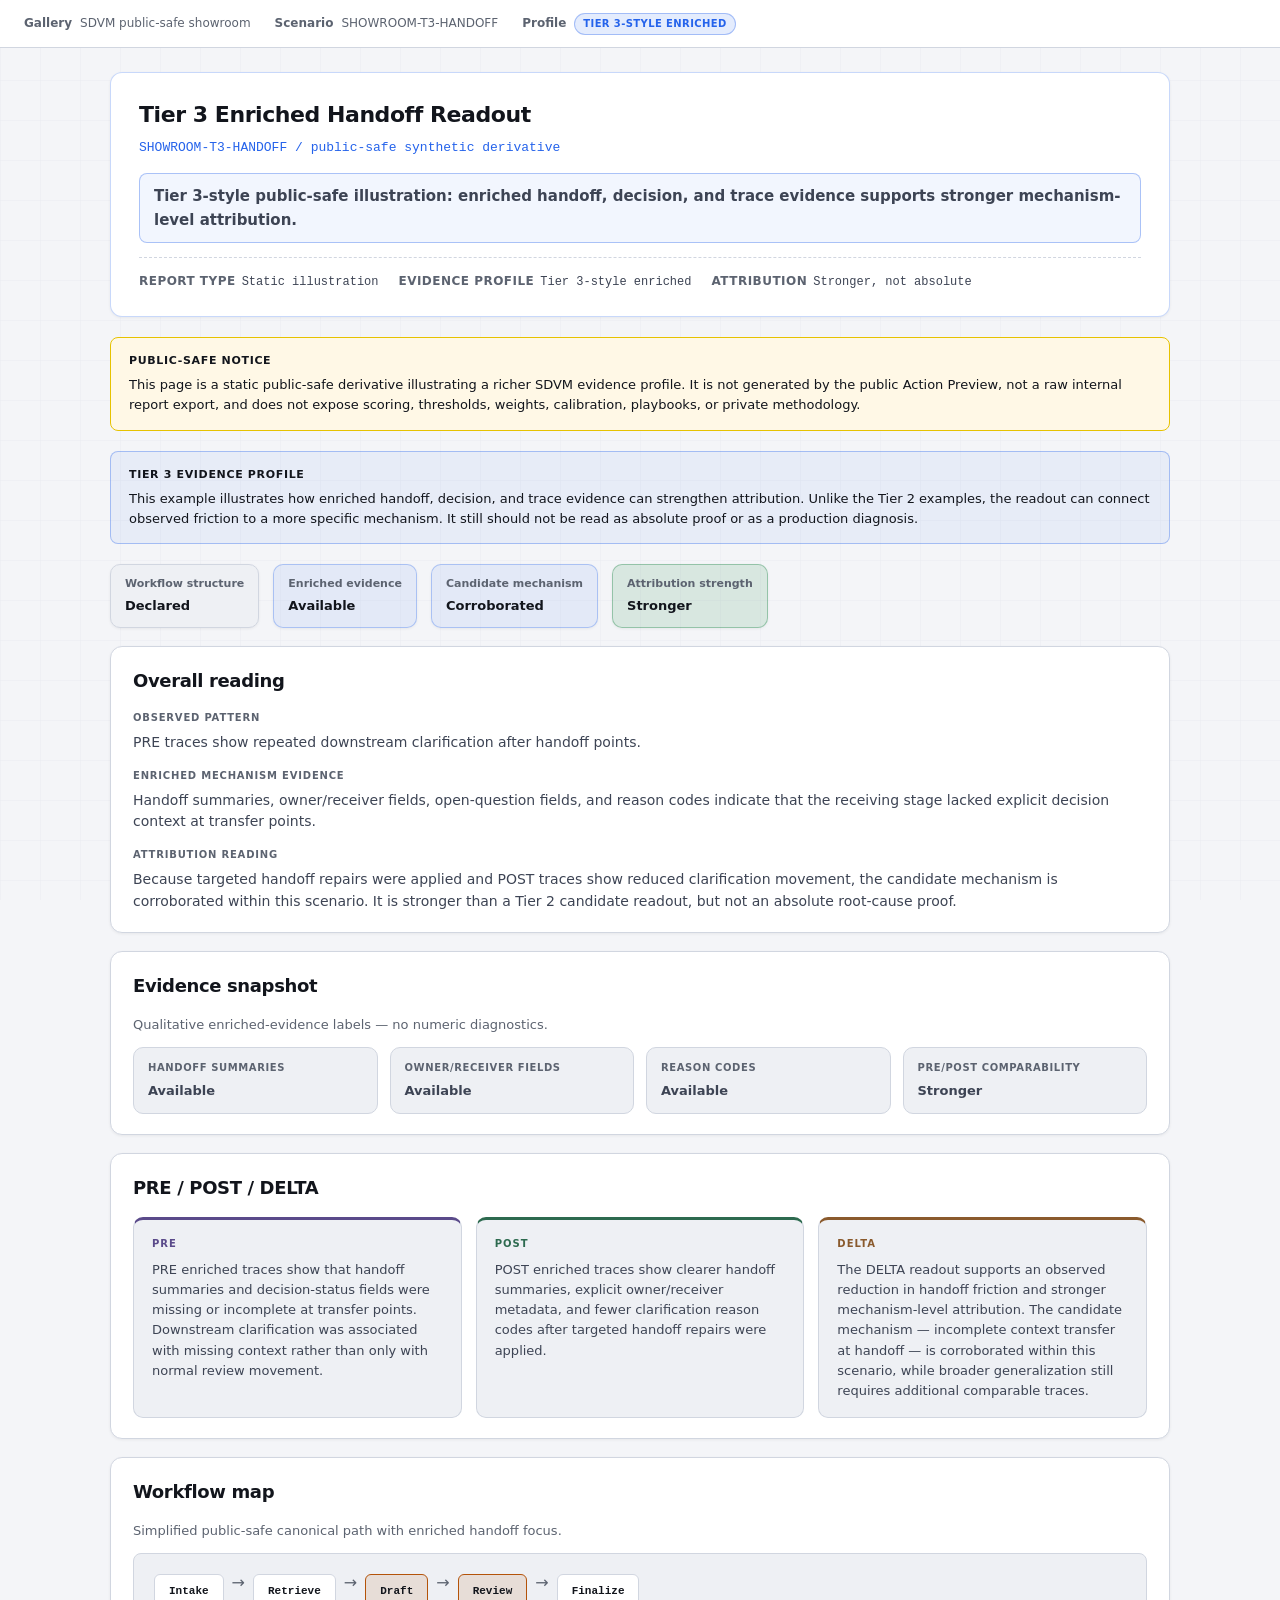
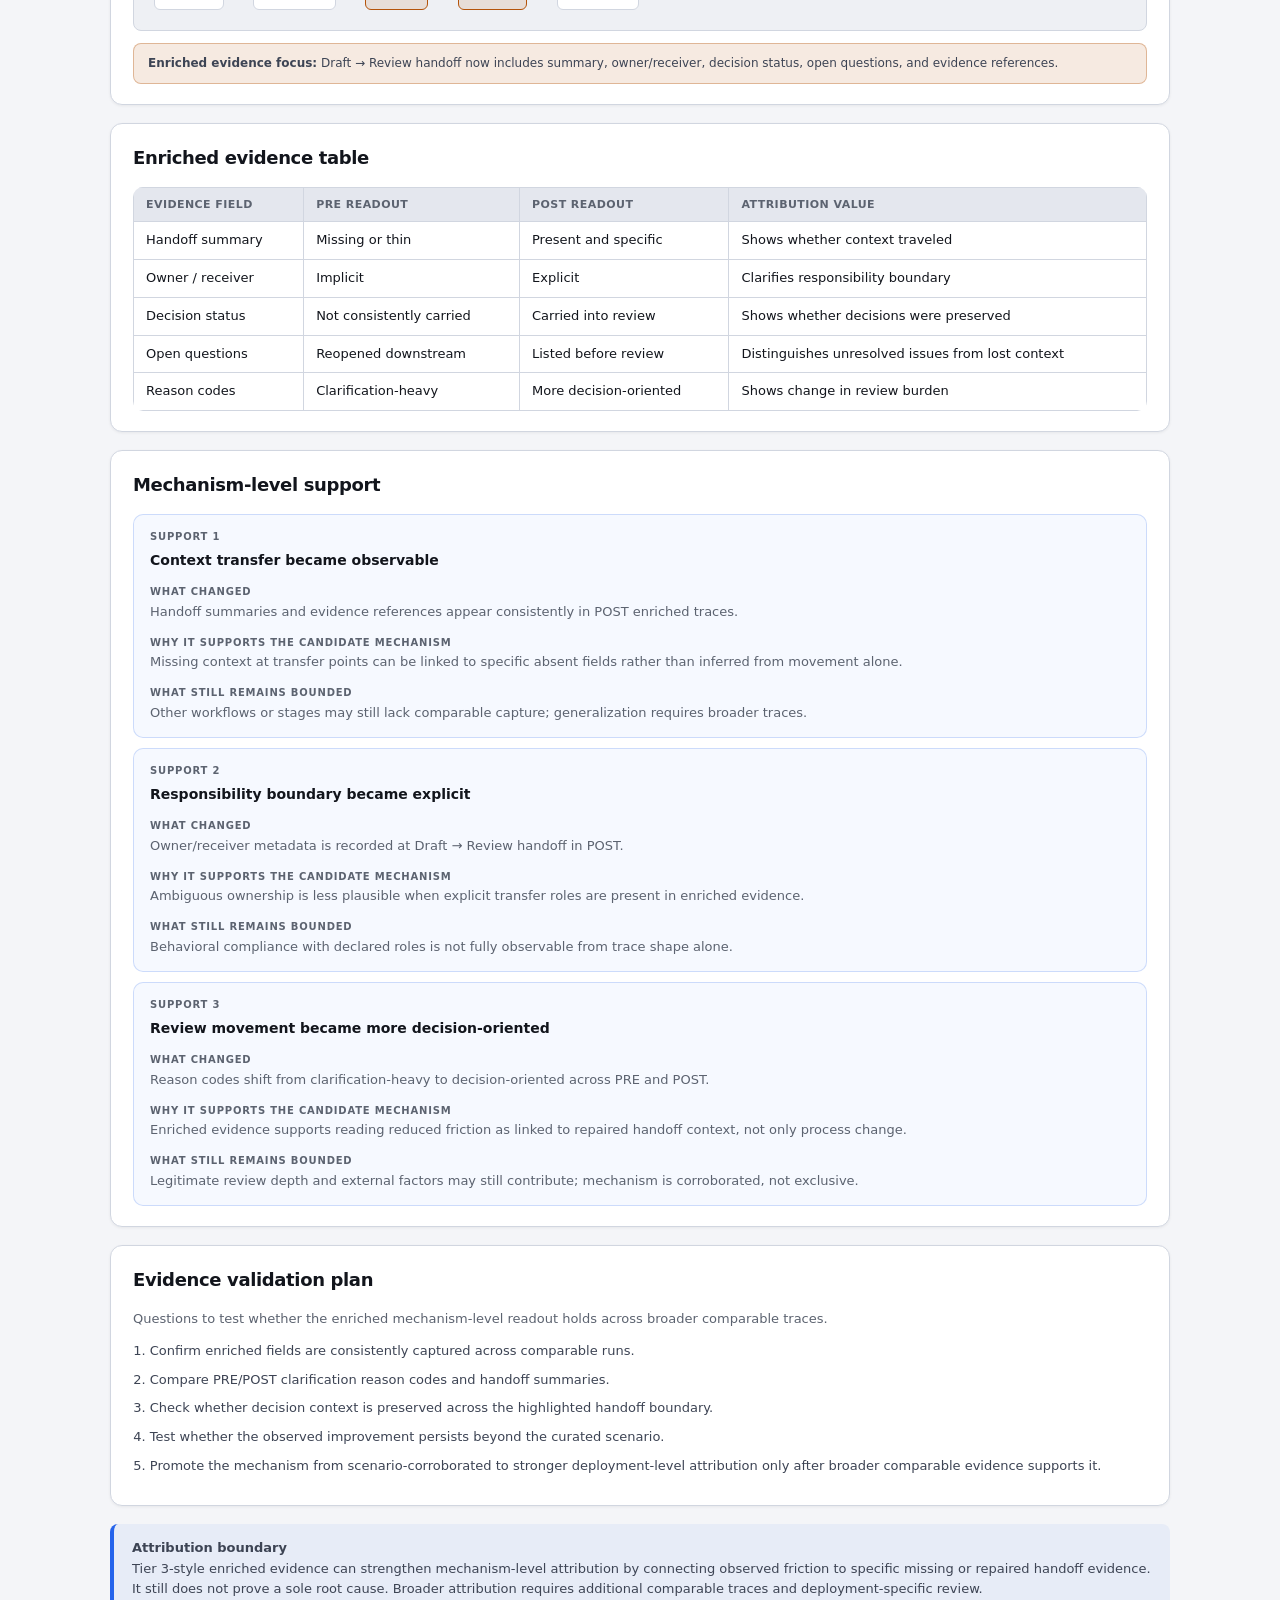
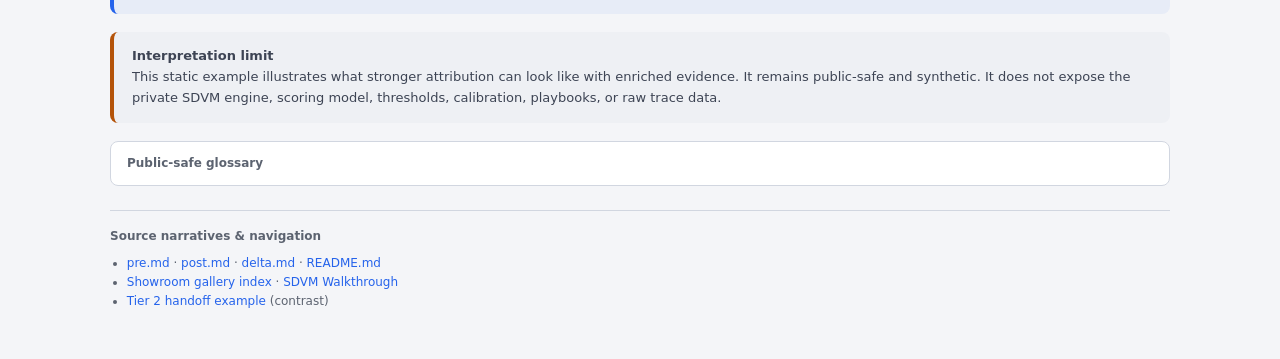
<file: docs/demo/showroom/tier3_enriched_handoff/report.html>
<!DOCTYPE html>
<html lang="en">
<head>
  <meta charset="utf-8">
  <meta name="viewport" content="width=device-width, initial-scale=1">
  <title>SDVM Showroom Report — Tier 3 Enriched Handoff Readout</title>
  <link rel="stylesheet" href="../showroom_report.css">
</head>
<body>
  <div class="topbar">
    <span class="topbar-item"><span class="topbar-label">Gallery</span>SDVM public-safe showroom</span>
    <span class="topbar-item"><span class="topbar-label">Scenario</span>SHOWROOM-T3-HANDOFF</span>
    <span class="topbar-item"><span class="topbar-label">Profile</span><span class="badge-tier3">Tier 3-style enriched</span></span>
  </div>

  <main class="wrap">
    <header class="report-header report-header-tier3">
      <h1 class="report-title">Tier 3 Enriched Handoff Readout</h1>
      <div class="report-run-id">SHOWROOM-T3-HANDOFF / public-safe synthetic derivative</div>
      <div class="readout-line readout-line-tier3">Tier 3-style public-safe illustration: enriched handoff, decision, and trace evidence supports stronger mechanism-level attribution.</div>
      <div class="report-meta-grid">
        <div class="report-meta-item"><span class="report-meta-label">Report type</span><span class="report-meta-value">Static illustration</span></div>
        <div class="report-meta-item"><span class="report-meta-label">Evidence profile</span><span class="report-meta-value">Tier 3-style enriched</span></div>
        <div class="report-meta-item"><span class="report-meta-label">Attribution</span><span class="report-meta-value">Stronger, not absolute</span></div>
      </div>
    </header>

    <section class="notice">
      <strong>Public-safe notice</strong>
      This page is a static public-safe derivative illustrating a richer SDVM evidence profile. It is not generated by the public Action Preview, not a raw internal report export, and does not expose scoring, thresholds, weights, calibration, playbooks, or private methodology.
    </section>

    <section class="notice notice-tier3">
      <strong>Tier 3 evidence profile</strong>
      This example illustrates how enriched handoff, decision, and trace evidence can strengthen attribution. Unlike the Tier 2 examples, the readout can connect observed friction to a more specific mechanism. It still should not be read as absolute proof or as a production diagnosis.
    </section>

    <div class="dimension-grid">
      <div class="dim-card dim-neutral"><span class="dim-label">Workflow structure</span><span class="dim-value">Declared</span></div>
      <div class="dim-card dim-tier3"><span class="dim-label">Enriched evidence</span><span class="dim-value">Available</span></div>
      <div class="dim-card dim-tier3"><span class="dim-label">Candidate mechanism</span><span class="dim-value">Corroborated</span></div>
      <div class="dim-card dim-green"><span class="dim-label">Attribution strength</span><span class="dim-value">Stronger</span></div>
    </div>

    <section class="section overall-verdict">
      <h2 class="section-hd">Overall reading</h2>
      <div class="verdict-block">
        <h3 class="verdict-subhd">Observed pattern</h3>
        <p class="verdict-prose">PRE traces show repeated downstream clarification after handoff points.</p>
      </div>
      <div class="verdict-block">
        <h3 class="verdict-subhd">Enriched mechanism evidence</h3>
        <p class="verdict-prose">Handoff summaries, owner/receiver fields, open-question fields, and reason codes indicate that the receiving stage lacked explicit decision context at transfer points.</p>
      </div>
      <div class="verdict-block">
        <h3 class="verdict-subhd">Attribution reading</h3>
        <p class="verdict-prose">Because targeted handoff repairs were applied and POST traces show reduced clarification movement, the candidate mechanism is corroborated within this scenario. It is stronger than a Tier 2 candidate readout, but not an absolute root-cause proof.</p>
      </div>
    </section>

    <section class="section evidence-snapshot">
      <h2 class="section-hd">Evidence snapshot</h2>
      <p class="sub" style="margin-bottom:12px">Qualitative enriched-evidence labels — no numeric diagnostics.</p>
      <div class="kpi-strip">
        <div class="kpi-card kpi-card-tier3"><div class="kpi-card-label">Handoff summaries</div><div class="kpi-card-value">Available</div></div>
        <div class="kpi-card kpi-card-tier3"><div class="kpi-card-label">Owner/receiver fields</div><div class="kpi-card-value">Available</div></div>
        <div class="kpi-card kpi-card-tier3"><div class="kpi-card-label">Reason codes</div><div class="kpi-card-value">Available</div></div>
        <div class="kpi-card kpi-card-tier3"><div class="kpi-card-label">PRE/POST comparability</div><div class="kpi-card-value">Stronger</div></div>
      </div>
    </section>

    <section class="section">
      <h2 class="section-hd">PRE / POST / DELTA</h2>
      <div class="phase-grid">
        <article class="phase-card pre">
          <div class="phase-label">PRE</div>
          <p>PRE enriched traces show that handoff summaries and decision-status fields were missing or incomplete at transfer points. Downstream clarification was associated with missing context rather than only with normal review movement.</p>
        </article>
        <article class="phase-card post">
          <div class="phase-label">POST</div>
          <p>POST enriched traces show clearer handoff summaries, explicit owner/receiver metadata, and fewer clarification reason codes after targeted handoff repairs were applied.</p>
        </article>
        <article class="phase-card delta">
          <div class="phase-label">DELTA</div>
          <p>The DELTA readout supports an observed reduction in handoff friction and stronger mechanism-level attribution. The candidate mechanism — incomplete context transfer at handoff — is corroborated within this scenario, while broader generalization still requires additional comparable traces.</p>
        </article>
      </div>
    </section>

    <section class="section workflow-map">
      <h2 class="section-hd">Workflow map</h2>
      <p class="sub" style="margin-bottom:12px">Simplified public-safe canonical path with enriched handoff focus.</p>
      <div class="canonical-flow">
        <div class="flow-node"><div class="flow-node-name">Intake</div></div>
        <div class="flow-arrow">→</div>
        <div class="flow-node"><div class="flow-node-name">Retrieve</div></div>
        <div class="flow-arrow">→</div>
        <div class="flow-node"><div class="flow-node-name highlight">Draft</div></div>
        <div class="flow-arrow">→</div>
        <div class="flow-node"><div class="flow-node-name highlight">Review</div></div>
        <div class="flow-arrow">→</div>
        <div class="flow-node"><div class="flow-node-name">Finalize</div></div>
      </div>
      <div class="friction-callout friction-callout-tier3"><strong>Enriched evidence focus:</strong> Draft → Review handoff now includes summary, owner/receiver, decision status, open questions, and evidence references.</div>
    </section>

    <section class="section friction-table">
      <h2 class="section-hd">Enriched evidence table</h2>
      <div class="table-wrap">
        <table>
          <thead>
            <tr><th>Evidence field</th><th>PRE readout</th><th>POST readout</th><th>Attribution value</th></tr>
          </thead>
          <tbody>
            <tr><td>Handoff summary</td><td>Missing or thin</td><td>Present and specific</td><td>Shows whether context traveled</td></tr>
            <tr><td>Owner / receiver</td><td>Implicit</td><td>Explicit</td><td>Clarifies responsibility boundary</td></tr>
            <tr><td>Decision status</td><td>Not consistently carried</td><td>Carried into review</td><td>Shows whether decisions were preserved</td></tr>
            <tr><td>Open questions</td><td>Reopened downstream</td><td>Listed before review</td><td>Distinguishes unresolved issues from lost context</td></tr>
            <tr><td>Reason codes</td><td>Clarification-heavy</td><td>More decision-oriented</td><td>Shows change in review burden</td></tr>
          </tbody>
        </table>
      </div>
    </section>

    <section class="section mechanism-support">
      <h2 class="section-hd">Mechanism-level support</h2>
      <div class="mechanism-card">
        <div class="finding-tag">Support 1</div>
        <div class="finding-title">Context transfer became observable</div>
        <div class="finding-block"><span class="finding-tag">What changed</span><p class="sub">Handoff summaries and evidence references appear consistently in POST enriched traces.</p></div>
        <div class="finding-block"><span class="finding-tag">Why it supports the candidate mechanism</span><p class="sub">Missing context at transfer points can be linked to specific absent fields rather than inferred from movement alone.</p></div>
        <div class="finding-block"><span class="finding-tag">What still remains bounded</span><p class="sub">Other workflows or stages may still lack comparable capture; generalization requires broader traces.</p></div>
      </div>
      <div class="mechanism-card">
        <div class="finding-tag">Support 2</div>
        <div class="finding-title">Responsibility boundary became explicit</div>
        <div class="finding-block"><span class="finding-tag">What changed</span><p class="sub">Owner/receiver metadata is recorded at Draft → Review handoff in POST.</p></div>
        <div class="finding-block"><span class="finding-tag">Why it supports the candidate mechanism</span><p class="sub">Ambiguous ownership is less plausible when explicit transfer roles are present in enriched evidence.</p></div>
        <div class="finding-block"><span class="finding-tag">What still remains bounded</span><p class="sub">Behavioral compliance with declared roles is not fully observable from trace shape alone.</p></div>
      </div>
      <div class="mechanism-card">
        <div class="finding-tag">Support 3</div>
        <div class="finding-title">Review movement became more decision-oriented</div>
        <div class="finding-block"><span class="finding-tag">What changed</span><p class="sub">Reason codes shift from clarification-heavy to decision-oriented across PRE and POST.</p></div>
        <div class="finding-block"><span class="finding-tag">Why it supports the candidate mechanism</span><p class="sub">Enriched evidence supports reading reduced friction as linked to repaired handoff context, not only process change.</p></div>
        <div class="finding-block"><span class="finding-tag">What still remains bounded</span><p class="sub">Legitimate review depth and external factors may still contribute; mechanism is corroborated, not exclusive.</p></div>
      </div>
    </section>

    <section class="section evidence-validation-plan">
      <h2 class="section-hd">Evidence validation plan</h2>
      <p class="sub" style="margin-bottom:12px">Questions to test whether the enriched mechanism-level readout holds across broader comparable traces.</p>
      <ol>
        <li>Confirm enriched fields are consistently captured across comparable runs.</li>
        <li>Compare PRE/POST clarification reason codes and handoff summaries.</li>
        <li>Check whether decision context is preserved across the highlighted handoff boundary.</li>
        <li>Test whether the observed improvement persists beyond the curated scenario.</li>
        <li>Promote the mechanism from scenario-corroborated to stronger deployment-level attribution only after broader comparable evidence supports it.</li>
      </ol>
    </section>

    <aside class="attribution-boundary attribution-boundary-tier3">
      <strong>Attribution boundary</strong><br>
      Tier 3-style enriched evidence can strengthen mechanism-level attribution by connecting observed friction to specific missing or repaired handoff evidence. It still does not prove a sole root cause. Broader attribution requires additional comparable traces and deployment-specific review.
    </aside>

    <aside class="interpretation-limit">
      <strong>Interpretation limit</strong><br>
      This static example illustrates what stronger attribution can look like with enriched evidence. It remains public-safe and synthetic. It does not expose the private SDVM engine, scoring model, thresholds, calibration, playbooks, or raw trace data.
    </aside>

    <details class="glossary">
      <summary>Public-safe glossary</summary>
      <ul>
        <li><b>Tier 2-style readout</b> — Qualitative friction signals and candidate interpretations without mechanism-level corroboration.</li>
        <li><b>Tier 3-style enriched readout</b> — Stronger attribution when handoff, decision, and trace fields are available.</li>
        <li><b>Handoff summary</b> — Short recap of context transferred between stages.</li>
        <li><b>Owner / receiver</b> — Explicit roles at a handoff boundary.</li>
        <li><b>Decision status</b> — Whether prior decisions are carried into the receiving stage.</li>
        <li><b>Reason code</b> — Qualitative label for why review or clarification occurred.</li>
        <li><b>Mechanism-level attribution</b> — Connecting friction to a specific evidence-backed mechanism — stronger, not absolute.</li>
        <li><b>Corroborated candidate mechanism</b> — A candidate explanation supported by enriched PRE/POST evidence within a scenario.</li>
      </ul>
    </details>

    <footer class="footer">
      <p><strong>Source narratives &amp; navigation</strong></p>
      <ul>
        <li><a href="pre.md">pre.md</a> · <a href="post.md">post.md</a> · <a href="delta.md">delta.md</a> · <a href="README.md">README.md</a></li>
        <li><a href="../index.html">Showroom gallery index</a> · <a href="../../sdvm_walkthrough_demo.html">SDVM Walkthrough</a></li>
        <li><a href="../handoff_ambiguity/report.html">Tier 2 handoff example</a> (contrast)</li>
      </ul>
    </footer>
  </main>
</body>
</html>
</file>
<file: docs/demo/showroom/showroom.css>
:root {
  --bg: #f4f6f8;
  --surface: #ffffff;
  --elevated: #eef1f5;
  --text: #1a1d23;
  --muted: #5c6570;
  --border: #d1d6e0;
  --accent: #2d5a8a;
  --accent-soft: #e8eef5;
  --notice-bg: #fff8e6;
  --notice-border: #e6c200;
  --pre: #5a4a8a;
  --pre-bg: #f0edf8;
  --post: #2d6a4f;
  --post-bg: #e8f5ee;
  --delta: #8a5a2d;
  --delta-bg: #f8f0e8;
  --badge-neutral: #eef1f5;
  --shadow: 0 1px 4px rgba(0, 0, 0, 0.06);
  --radius: 10px;
  --font: system-ui, -apple-system, "Segoe UI", Roboto, sans-serif;
}

* { box-sizing: border-box; }

body {
  margin: 0;
  font-family: var(--font);
  background: var(--bg);
  color: var(--text);
  line-height: 1.6;
  font-size: 16px;
}

.wrap {
  max-width: 920px;
  margin: 0 auto;
  padding: 1.75rem 1.25rem 3rem;
}

.report-header {
  background: var(--surface);
  border: 1px solid var(--border);
  border-radius: var(--radius);
  padding: 1.5rem 1.6rem;
  margin-bottom: 1.25rem;
  box-shadow: var(--shadow);
}

.report-header h1 {
  margin: 0 0 0.35rem;
  font-size: 1.55rem;
  font-weight: 700;
  color: var(--accent);
  letter-spacing: -0.02em;
}

.report-header .pathology {
  margin: 0 0 0.75rem;
  font-size: 0.95rem;
  color: var(--muted);
}

.report-header .meta {
  display: flex;
  flex-wrap: wrap;
  gap: 0.5rem;
}

.notice {
  background: var(--notice-bg);
  border: 1px solid var(--notice-border);
  border-radius: 8px;
  padding: 1rem 1.15rem;
  margin-bottom: 1.25rem;
  font-size: 0.92rem;
}

.notice strong {
  display: block;
  margin-bottom: 0.35rem;
}

.badge {
  display: inline-block;
  padding: 0.2rem 0.65rem;
  border-radius: 999px;
  font-size: 0.72rem;
  font-weight: 600;
  letter-spacing: 0.04em;
  text-transform: uppercase;
  border: 1px solid var(--border);
  background: var(--badge-neutral);
  color: var(--muted);
}

.badge-pre { background: var(--pre-bg); color: var(--pre); border-color: #d4cce8; }
.badge-post { background: var(--post-bg); color: var(--post); border-color: #b8dcc8; }
.badge-delta { background: var(--delta-bg); color: var(--delta); border-color: #e0cdb8; }
.badge-pattern { background: var(--accent-soft); color: var(--accent); border-color: #c5d4e8; }
.badge-pilot { background: #f5f0e8; color: #6a5a40; border-color: #e0d4c0; }

.section {
  background: var(--surface);
  border: 1px solid var(--border);
  border-radius: var(--radius);
  padding: 1.2rem 1.35rem;
  margin-bottom: 1rem;
  box-shadow: var(--shadow);
}

.section h2 {
  margin: 0 0 0.75rem;
  font-size: 0.78rem;
  font-weight: 700;
  text-transform: uppercase;
  letter-spacing: 0.06em;
  color: var(--muted);
}

.section h3 {
  margin: 0 0 0.5rem;
  font-size: 1rem;
  font-weight: 600;
  color: var(--text);
}

.section p,
.section li {
  margin: 0 0 0.65rem;
  font-size: 0.94rem;
  color: var(--text);
}

.section ul {
  margin: 0;
  padding-left: 1.2rem;
}

.section li:last-child { margin-bottom: 0; }

.phase-grid {
  display: grid;
  grid-template-columns: repeat(auto-fit, minmax(240px, 1fr));
  gap: 1rem;
  margin-bottom: 1rem;
}

.phase-card {
  background: var(--surface);
  border: 1px solid var(--border);
  border-radius: var(--radius);
  padding: 1.1rem 1.2rem;
  box-shadow: var(--shadow);
}

.phase-card.pre { border-top: 3px solid var(--pre); }
.phase-card.post { border-top: 3px solid var(--post); }
.phase-card.delta { border-top: 3px solid var(--delta); }

.phase-card .phase-label {
  font-size: 0.72rem;
  font-weight: 700;
  letter-spacing: 0.08em;
  text-transform: uppercase;
  margin-bottom: 0.5rem;
}

.phase-card.pre .phase-label { color: var(--pre); }
.phase-card.post .phase-label { color: var(--post); }
.phase-card.delta .phase-label { color: var(--delta); }

.phase-card .status {
  display: inline-block;
  margin-bottom: 0.65rem;
  font-size: 0.8rem;
  font-weight: 600;
  color: var(--muted);
}

.phase-card p {
  margin: 0;
  font-size: 0.9rem;
  color: var(--muted);
}

.scenario-grid {
  display: grid;
  grid-template-columns: repeat(auto-fit, minmax(260px, 1fr));
  gap: 1rem;
  margin-bottom: 1.25rem;
}

.scenario-card {
  background: var(--surface);
  border: 1px solid var(--border);
  border-radius: var(--radius);
  padding: 1.2rem 1.3rem;
  box-shadow: var(--shadow);
  text-decoration: none;
  color: inherit;
  display: block;
  transition: border-color 0.15s ease;
}

.scenario-card:hover {
  border-color: var(--accent);
}

.scenario-card h3 {
  margin: 0 0 0.4rem;
  font-size: 1.05rem;
  color: var(--accent);
}

.scenario-card p {
  margin: 0 0 0.75rem;
  font-size: 0.9rem;
  color: var(--muted);
}

.scenario-card .link-hint {
  font-size: 0.82rem;
  font-weight: 600;
  color: var(--accent);
}

.footer {
  margin-top: 1.5rem;
  padding-top: 1rem;
  border-top: 1px solid var(--border);
  font-size: 0.85rem;
  color: var(--muted);
}

.footer a {
  color: var(--accent);
  text-decoration: none;
}

.footer a:hover { text-decoration: underline; }

.footer ul {
  margin: 0.5rem 0 0;
  padding-left: 1.2rem;
}

.limitations {
  background: var(--elevated);
  border-left: 3px solid var(--muted);
}

@media (max-width: 600px) {
  .wrap { padding: 1.25rem 1rem 2rem; }
  .report-header h1 { font-size: 1.3rem; }
}
</file>
<file: docs/demo/showroom/showroom_report.css>
:root {
  --bg-base: #f4f5f8;
  --bg-surface: #ffffff;
  --bg-elevated: #eef0f4;
  --bg-hover: #e4e7ee;
  --border: #d1d6e0;
  --border-bright: #b8c0d0;
  --text-primary: #12151c;
  --text-secondary: #3d4454;
  --text-muted: #5c6370;
  --accent: #2563eb;
  --accent-green: #15803d;
  --accent-amber: #b45309;
  --accent-red: #b91c1c;
  --green-dim: rgba(21, 128, 61, 0.12);
  --amber-dim: rgba(180, 83, 9, 0.12);
  --red-dim: rgba(185, 28, 28, 0.10);
  --notice-bg: #fff8e6;
  --notice-border: #e6c200;
  --pre: #5a4a8a;
  --pre-bg: #f0edf8;
  --post: #2d6a4f;
  --post-bg: #e8f5ee;
  --delta: #8a5a2d;
  --delta-bg: #f8f0e8;
  --radius: 12px;
  --radius-sm: 8px;
  --shadow: 0 1px 3px rgba(0, 0, 0, 0.06);
  --font-sans: system-ui, -apple-system, "Segoe UI", Roboto, sans-serif;
  --font-mono: ui-monospace, "Cascadia Mono", "Consolas", monospace;
}

* { box-sizing: border-box; margin: 0; padding: 0; }

html { font-size: 14px; scroll-behavior: smooth; }

body {
  font-family: var(--font-sans);
  background: var(--bg-base);
  color: var(--text-primary);
  line-height: 1.6;
  min-height: 100vh;
}

body::before {
  content: "";
  position: fixed;
  inset: 0;
  background-image:
    linear-gradient(rgba(180, 188, 204, 0.18) 1px, transparent 1px),
    linear-gradient(90deg, rgba(180, 188, 204, 0.18) 1px, transparent 1px);
  background-size: 40px 40px;
  opacity: 0.35;
  pointer-events: none;
  z-index: -1;
}

.topbar {
  position: sticky;
  top: 0;
  z-index: 100;
  display: flex;
  flex-wrap: wrap;
  align-items: center;
  gap: 12px 24px;
  padding: 10px 24px;
  min-height: 48px;
  border-bottom: 1px solid var(--border);
  background: rgba(255, 255, 255, 0.94);
  backdrop-filter: blur(10px);
  font-size: 12px;
  color: var(--text-muted);
}

.topbar-item { display: inline-flex; align-items: center; gap: 4px; }
.topbar-label { font-weight: 600; color: var(--text-muted); margin-right: 4px; }

.wrap {
  max-width: 1100px;
  margin: 0 auto;
  padding: 24px 20px 48px;
}

.report-header {
  background: var(--bg-surface);
  border: 1px solid var(--border);
  border-radius: var(--radius);
  padding: 24px 28px;
  margin-bottom: 20px;
  box-shadow: var(--shadow);
}

.report-title {
  font-size: 22px;
  font-weight: 700;
  color: var(--text-primary);
  letter-spacing: -0.02em;
  margin-bottom: 6px;
}

.report-run-id {
  font-family: var(--font-mono);
  font-size: 13px;
  color: var(--accent);
  font-weight: 500;
  margin-bottom: 14px;
}

.readout-line {
  font-size: 15px;
  font-weight: 600;
  color: var(--text-secondary);
  margin-bottom: 12px;
  padding: 10px 14px;
  background: var(--bg-elevated);
  border-radius: var(--radius-sm);
  border: 1px solid var(--border);
}

.report-meta-grid {
  display: flex;
  flex-wrap: wrap;
  gap: 8px 20px;
  margin-top: 14px;
  padding-top: 14px;
  border-top: 1px dashed var(--border);
}

.report-meta-item { font-size: 12px; }
.report-meta-label {
  font-weight: 600;
  text-transform: uppercase;
  letter-spacing: 0.04em;
  color: var(--text-muted);
  margin-right: 6px;
}
.report-meta-value {
  font-family: var(--font-mono);
  color: var(--text-secondary);
}

.notice {
  background: var(--notice-bg);
  border: 1px solid var(--notice-border);
  border-radius: var(--radius-sm);
  padding: 14px 18px;
  margin-bottom: 20px;
  font-size: 13px;
  line-height: 1.55;
}

.notice strong { display: block; margin-bottom: 6px; font-size: 11px; text-transform: uppercase; letter-spacing: 0.06em; }

.section {
  background: var(--bg-surface);
  border: 1px solid var(--border);
  border-radius: var(--radius);
  padding: 20px 22px;
  margin-bottom: 18px;
  box-shadow: var(--shadow);
}

.section-hd {
  font-size: 18px;
  font-weight: 700;
  color: var(--text-primary);
  margin-bottom: 14px;
  letter-spacing: -0.02em;
}

.section-sub {
  font-size: 11px;
  font-weight: 700;
  text-transform: uppercase;
  letter-spacing: 0.08em;
  color: var(--text-muted);
  margin-bottom: 10px;
}

.sub { color: var(--text-muted); font-size: 13px; line-height: 1.55; }

.badge {
  display: inline-block;
  padding: 2px 10px;
  border-radius: 999px;
  font-size: 10px;
  font-weight: 600;
  letter-spacing: 0.05em;
  text-transform: uppercase;
  border: 1px solid var(--border);
}

.badge-visible { background: var(--amber-dim); color: var(--accent-amber); border-color: rgba(180, 83, 9, 0.35); }
.badge-usable { background: var(--green-dim); color: var(--accent-green); border-color: rgba(21, 128, 61, 0.35); }
.badge-limited { background: var(--bg-elevated); color: var(--text-muted); }
.badge-pilot { background: #f5f0e8; color: #6a5a40; border-color: #e0d4c0; }

.badge-tier3 {
  display: inline-block;
  padding: 2px 8px;
  border-radius: 999px;
  font-size: 10px;
  font-weight: 600;
  letter-spacing: 0.04em;
  text-transform: uppercase;
  background: rgba(37, 99, 235, 0.12);
  color: var(--accent);
  border: 1px solid rgba(37, 99, 235, 0.35);
}

.notice-tier3 {
  background: rgba(37, 99, 235, 0.06);
  border-color: rgba(37, 99, 235, 0.35);
}

.readout-line-tier3 {
  border-color: rgba(37, 99, 235, 0.35);
  background: rgba(37, 99, 235, 0.06);
}

.report-header-tier3 {
  border-color: rgba(37, 99, 235, 0.25);
}

.dim-card.dim-tier3 {
  background: rgba(37, 99, 235, 0.08);
  border-color: rgba(37, 99, 235, 0.3);
}

.kpi-card-tier3 {
  background: rgba(37, 99, 235, 0.06);
  border-color: rgba(37, 99, 235, 0.25);
}

.friction-callout-tier3 {
  background: rgba(37, 99, 235, 0.06);
  border-color: rgba(37, 99, 235, 0.3);
}

.attribution-boundary-tier3 {
  border-left-color: var(--accent);
  background: rgba(37, 99, 235, 0.06);
}

.mechanism-card {
  background: rgba(37, 99, 235, 0.04);
  border: 1px solid rgba(37, 99, 235, 0.2);
  border-radius: 10px;
  padding: 14px 16px;
  margin-bottom: 10px;
}

.mechanism-card:last-child { margin-bottom: 0; }

.dimension-grid {
  display: flex;
  flex-wrap: wrap;
  gap: 10px 14px;
  margin-bottom: 18px;
}

.dim-card {
  display: inline-flex;
  flex-direction: column;
  gap: 4px;
  padding: 10px 14px;
  border-radius: 10px;
  border: 1px solid var(--border);
  font-size: 13px;
  min-width: 140px;
  background: var(--bg-surface);
  box-shadow: var(--shadow);
}

.dim-card.dim-amber { background: var(--amber-dim); border-color: rgba(180, 83, 9, 0.35); }
.dim-card.dim-green { background: var(--green-dim); border-color: rgba(21, 128, 61, 0.35); }
.dim-card.dim-neutral { background: var(--bg-elevated); }

.dim-label {
  font-size: 11px;
  font-weight: 600;
  color: var(--text-muted);
}

.dim-value {
  font-weight: 700;
  font-size: 13px;
  color: var(--text-primary);
}

.kpi-strip {
  display: grid;
  grid-template-columns: repeat(auto-fill, minmax(200px, 1fr));
  gap: 12px;
}

.kpi-card {
  background: var(--bg-elevated);
  border: 1px solid var(--border);
  border-radius: 10px;
  padding: 12px 14px;
}

.kpi-card-label {
  font-size: 10px;
  font-weight: 700;
  text-transform: uppercase;
  letter-spacing: 0.06em;
  color: var(--text-muted);
  margin-bottom: 6px;
}

.kpi-card-value {
  font-size: 13px;
  font-weight: 600;
  color: var(--text-secondary);
  line-height: 1.45;
}

.phase-grid {
  display: grid;
  grid-template-columns: repeat(auto-fit, minmax(280px, 1fr));
  gap: 14px;
}

.phase-card {
  background: var(--bg-elevated);
  border: 1px solid var(--border);
  border-radius: 10px;
  padding: 16px 18px;
}

.phase-card.pre { border-top: 3px solid var(--pre); }
.phase-card.post { border-top: 3px solid var(--post); }
.phase-card.delta { border-top: 3px solid var(--delta); }

.phase-label {
  font-size: 10px;
  font-weight: 700;
  letter-spacing: 0.1em;
  text-transform: uppercase;
  margin-bottom: 8px;
}

.phase-card.pre .phase-label { color: var(--pre); }
.phase-card.post .phase-label { color: var(--post); }
.phase-card.delta .phase-label { color: var(--delta); }

.phase-card p {
  font-size: 13px;
  color: var(--text-secondary);
  line-height: 1.55;
}

.canonical-flow {
  display: flex;
  align-items: center;
  gap: 0;
  padding: 16px 20px;
  background: var(--bg-elevated);
  border: 1px solid var(--border);
  border-radius: var(--radius-sm);
  margin-bottom: 12px;
  overflow-x: auto;
}

.flow-node {
  display: flex;
  flex-direction: column;
  align-items: center;
  gap: 4px;
  flex-shrink: 0;
}

.flow-node-name {
  font-family: var(--font-mono);
  font-size: 11px;
  font-weight: 600;
  padding: 8px 14px;
  background: var(--bg-surface);
  border: 1px solid var(--border);
  border-radius: 6px;
  white-space: nowrap;
}

.flow-node-name.highlight {
  border-color: var(--accent-amber);
  background: var(--amber-dim);
}

.flow-arrow {
  padding: 0 8px 18px;
  color: var(--text-muted);
  font-size: 16px;
  flex-shrink: 0;
}

.friction-callout {
  margin-top: 10px;
  padding: 10px 14px;
  background: var(--amber-dim);
  border: 1px solid rgba(180, 83, 9, 0.35);
  border-radius: var(--radius-sm);
  font-size: 12px;
  color: var(--text-secondary);
}

.table-wrap {
  overflow-x: auto;
  border-radius: 10px;
  margin-top: 10px;
}

table {
  border-collapse: collapse;
  width: 100%;
  min-width: 560px;
  font-size: 13px;
}

th, td {
  border: 1px solid var(--border);
  padding: 8px 12px;
  text-align: left;
  vertical-align: top;
}

th {
  background: var(--bg-hover);
  font-weight: 600;
  font-size: 11px;
  text-transform: uppercase;
  letter-spacing: 0.04em;
  color: var(--text-muted);
}

td { background: var(--bg-surface); }

.finding-card {
  background: var(--bg-elevated);
  border: 1px solid var(--border);
  border-radius: 10px;
  padding: 14px 16px;
  margin-bottom: 10px;
}

.finding-card:last-child { margin-bottom: 0; }

.finding-tag {
  font-size: 10px;
  font-weight: 700;
  text-transform: uppercase;
  letter-spacing: 0.08em;
  color: var(--text-muted);
  margin-bottom: 4px;
}

.finding-title {
  font-weight: 600;
  font-size: 14px;
  margin-bottom: 8px;
  color: var(--text-primary);
}

.finding-block { margin-bottom: 8px; }
.finding-block:last-child { margin-bottom: 0; }

.pilot-plan ol,
.evidence-followup-plan ol,
.evidence-validation-plan ol {
  margin: 0;
  padding-left: 1.2rem;
  font-size: 13px;
  color: var(--text-secondary);
}

.pilot-plan li,
.evidence-followup-plan li,
.evidence-validation-plan li { margin-bottom: 8px; }

.attribution-boundary {
  border-left: 4px solid var(--accent);
  background: rgba(37, 99, 235, 0.06);
  padding: 14px 18px;
  border-radius: var(--radius-sm);
  font-size: 13px;
  color: var(--text-secondary);
  margin-bottom: 18px;
}

.interpretation-limit {
  border-left: 4px solid var(--accent-amber);
  background: var(--bg-elevated);
  padding: 14px 18px;
  border-radius: var(--radius-sm);
  font-size: 13px;
  color: var(--text-secondary);
  margin-bottom: 18px;
}

.glossary {
  background: var(--bg-surface);
  border: 1px solid var(--border);
  border-radius: var(--radius-sm);
  margin-bottom: 18px;
}

.glossary summary {
  cursor: pointer;
  padding: 12px 16px;
  font-size: 12px;
  font-weight: 600;
  color: var(--text-muted);
  list-style: none;
}

.glossary summary::-webkit-details-marker { display: none; }

.glossary ul {
  margin: 0;
  padding: 0 16px 16px 32px;
  font-size: 13px;
  color: var(--text-secondary);
}

.glossary li { margin-bottom: 6px; }
.glossary b { color: var(--text-primary); }

.footer {
  margin-top: 24px;
  padding-top: 16px;
  border-top: 1px solid var(--border);
  font-size: 12px;
  color: var(--text-muted);
}

.footer a { color: var(--accent); text-decoration: none; }
.footer a:hover { text-decoration: underline; }
.footer ul { margin: 8px 0 0; padding-left: 1.2rem; }

.verdict-block { margin-bottom: 14px; }
.verdict-block:last-child { margin-bottom: 0; }

.verdict-subhd {
  font-size: 10px;
  font-weight: 700;
  text-transform: uppercase;
  letter-spacing: 0.08em;
  color: var(--text-muted);
  margin-bottom: 6px;
}

.verdict-prose {
  font-size: 14px;
  line-height: 1.55;
  color: var(--text-secondary);
}

@media (max-width: 640px) {
  .wrap { padding: 16px 12px 32px; }
  .report-title { font-size: 18px; }
  .phase-grid { grid-template-columns: 1fr; }
}
</file>
